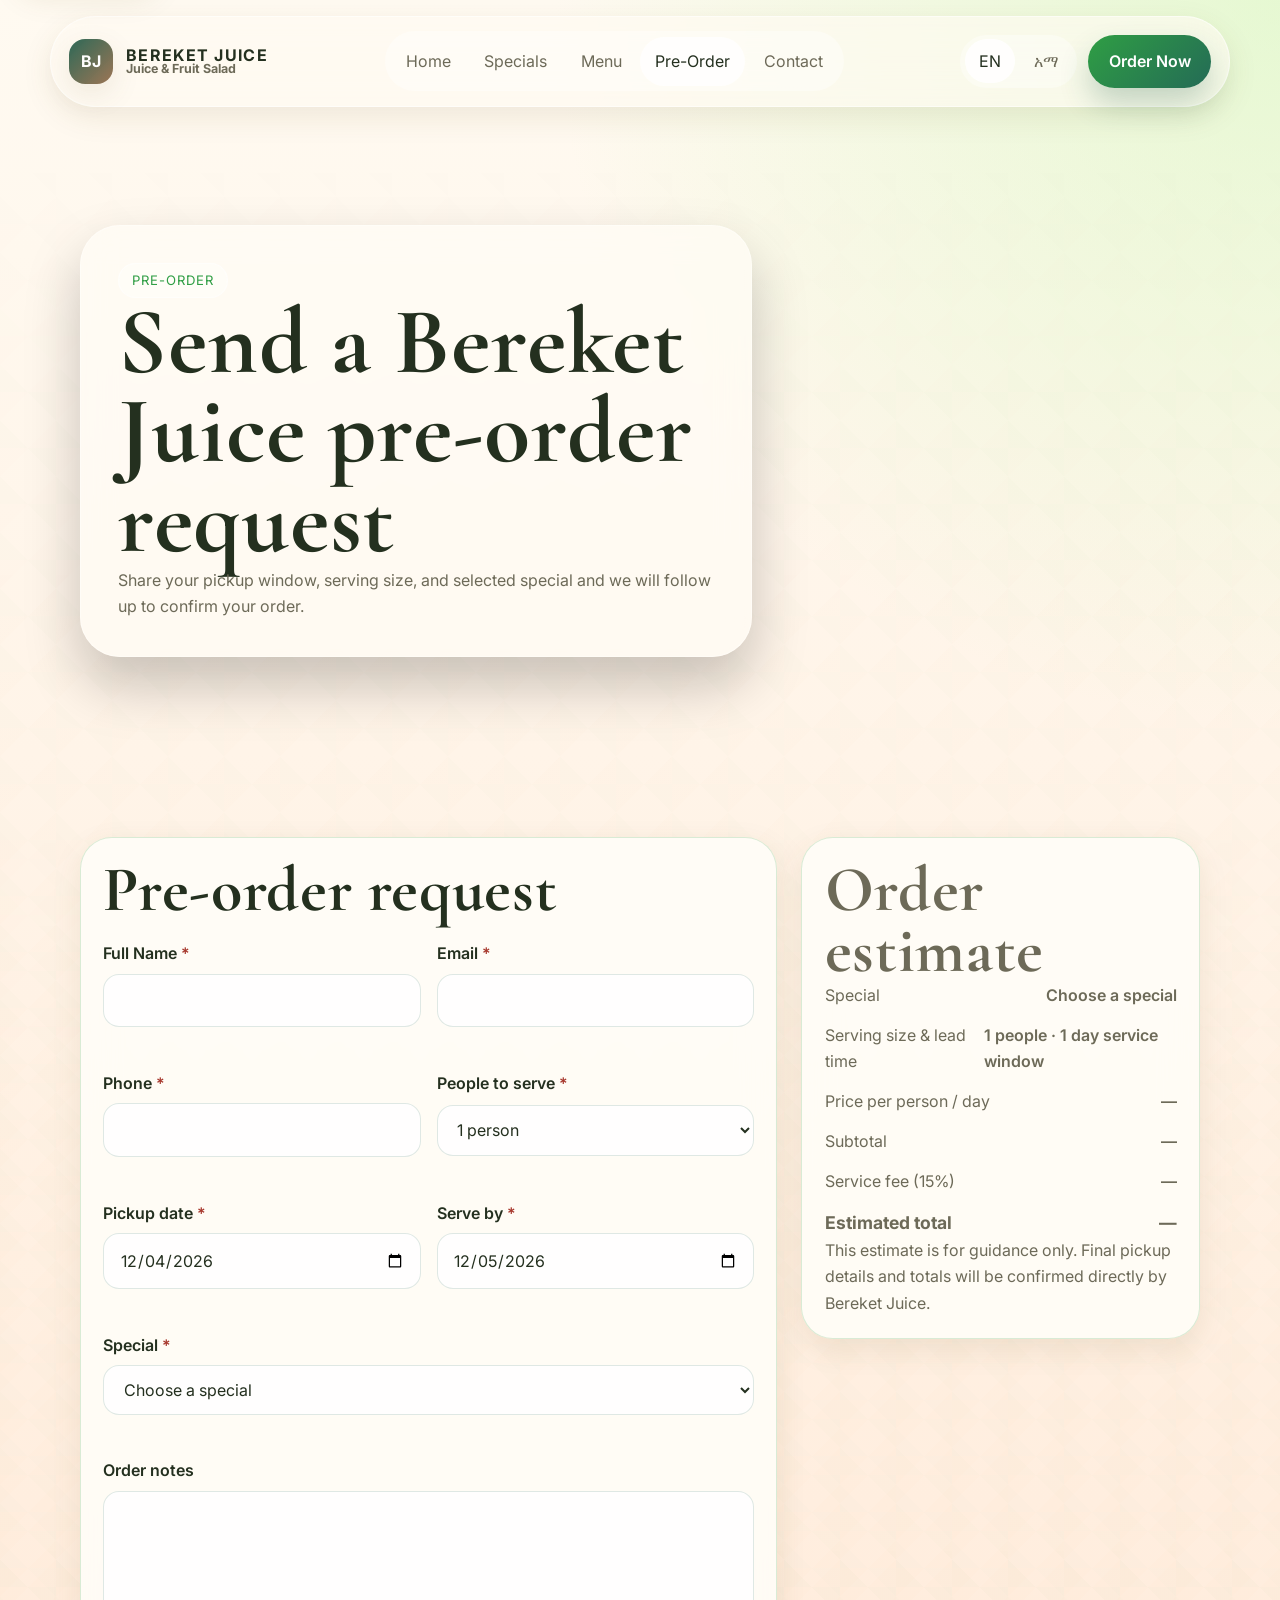
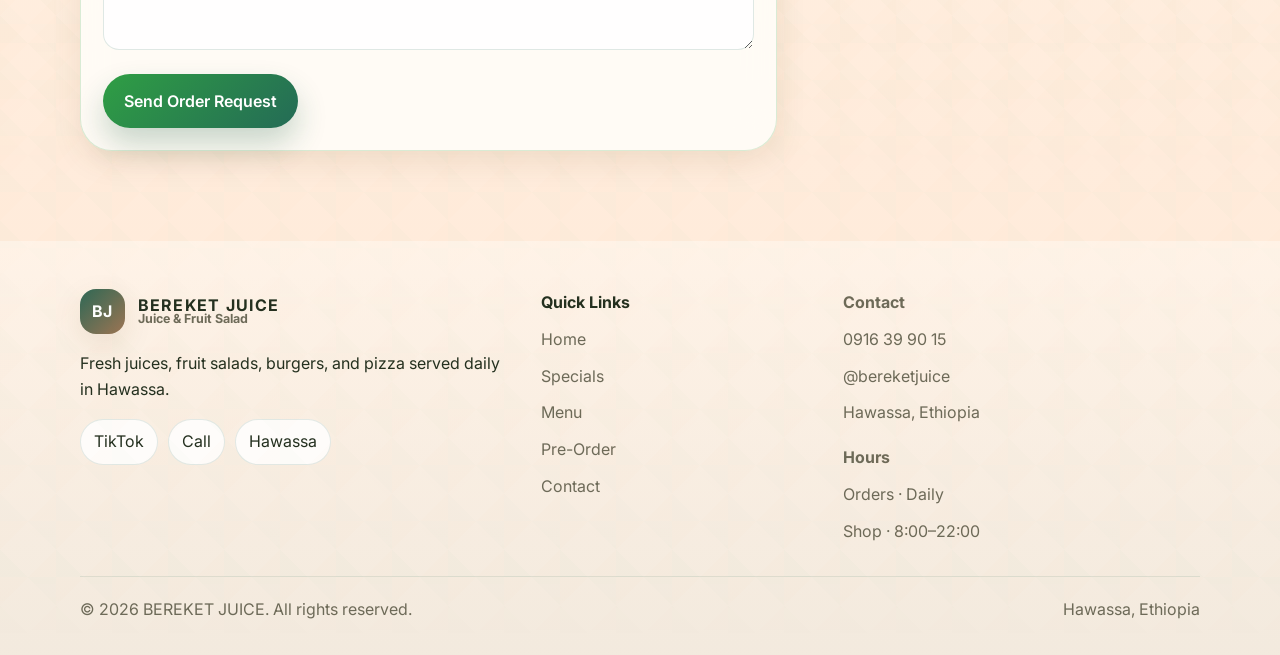
<file: booking.html>
<!doctype html>
<html lang="en">
<head>
  <meta charset="utf-8">
  <meta name="viewport" content="width=device-width, initial-scale=1">
  <title>Pre-Order | Bereket Juice</title>
  <meta name="description" content="Send a Bereket Juice pre-order request, validate your pickup details, and preview your estimated total before confirmation.">
  <meta name="theme-color" content="#2f9e44">
  <meta property="og:title" content="Pre-Order | Bereket Juice">
  <meta property="og:description" content="Send a Bereket Juice pre-order request, validate your pickup details, and preview your estimated total before confirmation.">
  <meta property="og:type" content="website">
  <meta property="og:image" content="https://images.unsplash.com/photo-1623065422902-30a2d299bbe4?auto=format&amp;fit=crop&amp;w=1600&amp;q=80">
  <meta property="og:site_name" content="Bereket Juice">
  <meta name="twitter:card" content="summary_large_image">
  <meta name="twitter:title" content="Pre-Order | Bereket Juice">
  <meta name="twitter:description" content="Send a Bereket Juice pre-order request, validate your pickup details, and preview your estimated total before confirmation.">
  <meta name="twitter:image" content="https://images.unsplash.com/photo-1623065422902-30a2d299bbe4?auto=format&amp;fit=crop&amp;w=1600&amp;q=80">
  <link rel="icon" href="data:image/svg+xml,%3Csvg xmlns='http://www.w3.org/2000/svg' viewBox='0 0 64 64'%3E%3Crect width='64' height='64' rx='16' fill='%232f9e44'/%3E%3Cpath d='M18 40h28M24 18v28M40 18v28M18 24h28M18 32h28' stroke='%23f8f4eb' stroke-width='4' stroke-linecap='round' opacity='.65'/%3E%3Ccircle cx='32' cy='32' r='10' fill='%23f97316'/%3E%3C/svg%3E">
  <link rel="preconnect" href="https://fonts.googleapis.com">
  <link rel="preconnect" href="https://fonts.gstatic.com" crossorigin>
  <link href="https://fonts.googleapis.com/css2?family=Cormorant+Garamond:wght@500;600;700&amp;family=Inter:wght@400;500;600;700&amp;family=Manrope:wght@400;500;600;700&amp;family=Noto+Sans+Ethiopic:wght@400;500;600;700&amp;display=swap" rel="stylesheet">
  <link rel="stylesheet" href="css/style.css">
</head>
<body>
  <div class="page-shell" data-booking-page>
    <header class="site-header">
      <a class="skip-link" href="#main-content">Skip to content</a>
      <div class="nav-shell glass"><a class="brandmark" href="index.html" aria-label="Bereket Juice home"><span class="brandmark-badge" aria-hidden="true">BJ</span><span class="brandmark-copy"><strong data-brand="name"></strong><span data-i18n="brand_tagline_short"></span></span></a><nav class="site-nav" aria-label="Primary"><div class="nav-links"><a class="nav-link" href="index.html" data-nav-link data-i18n="nav_home"></a><a class="nav-link" href="rooms.html" data-nav-link data-i18n="nav_rooms"></a><a class="nav-link" href="menu.html" data-nav-link data-i18n="nav_menu"></a><a class="nav-link" href="booking.html" data-nav-link data-i18n="nav_booking"></a><a class="nav-link" href="contact.html" data-nav-link data-i18n="nav_contact"></a></div></nav><div class="nav-actions"><div class="lang-switcher" aria-label="Language selector"><button class="lang-button" type="button" data-lang-switch="en">EN</button><button class="lang-button" type="button" data-lang-switch="am">አማ</button></div><a class="primary-button" href="booking.html" data-i18n="nav_book"></a><button class="mobile-nav-toggle secondary-button" type="button" aria-expanded="false" aria-controls="mobile-menu" data-menu-toggle><span class="visually-hidden">Open menu</span><span class="hamburger" aria-hidden="true"><span></span><span></span><span></span></span></button></div></div>
      <div class="mobile-menu glass" id="mobile-menu" data-mobile-menu><nav aria-label="Mobile"><div class="nav-links"><a class="nav-link" href="index.html" data-nav-link data-i18n="nav_home"></a><a class="nav-link" href="rooms.html" data-nav-link data-i18n="nav_rooms"></a><a class="nav-link" href="menu.html" data-nav-link data-i18n="nav_menu"></a><a class="nav-link" href="booking.html" data-nav-link data-i18n="nav_booking"></a><a class="nav-link" href="contact.html" data-nav-link data-i18n="nav_contact"></a></div></nav><div class="nav-actions" style="margin-top:1rem;"><div class="lang-switcher" aria-label="Language selector"><button class="lang-button" type="button" data-lang-switch="en">EN</button><button class="lang-button" type="button" data-lang-switch="am">አማ</button></div><a class="primary-button" href="booking.html" data-i18n="nav_book"></a></div></div>
    </header>

    <main id="main-content">
      <section class="section page-hero"><div class="container"><div class="hero-panel glass" data-reveal><span class="eyebrow" data-i18n="nav_booking"></span><h1 data-i18n="booking_page_title"></h1><p data-i18n="booking_page_text"></p></div></div></section>
      <section class="section section-pattern"><div class="container booking-layout"><div class="form-shell glass-card"><div class="section-heading" style="margin-bottom:0;" data-reveal><h2 data-i18n="booking_form_title"></h2></div><form data-booking-form><div class="form-grid"><div class="field"><label for="booking-name"><span data-i18n="booking_name"></span> <span class="required">*</span></label><input id="booking-name" name="fullName" type="text" required aria-describedby="error-name"><div class="error-text" id="error-name" data-error-for="name"></div></div><div class="field"><label for="booking-email"><span data-i18n="booking_email"></span> <span class="required">*</span></label><input id="booking-email" name="email" type="email" required aria-describedby="error-email"><div class="error-text" id="error-email" data-error-for="email"></div></div><div class="field"><label for="booking-phone"><span data-i18n="booking_phone"></span> <span class="required">*</span></label><input id="booking-phone" name="phone" type="tel" required aria-describedby="error-phone"><div class="error-text" id="error-phone" data-error-for="phone"></div></div><div class="field"><label for="booking-guests"><span data-i18n="booking_guest_count"></span> <span class="required">*</span></label><select id="booking-guests" name="guests" required aria-describedby="error-guests"><option value="1" data-i18n="guests_option_1">1 person</option><option value="2" data-i18n="guests_option_2">2 people</option><option value="3" data-i18n="guests_option_3">3 people</option><option value="4" data-i18n="guests_option_4">4 people</option></select><div class="error-text" id="error-guests" data-error-for="guests"></div></div><div class="field"><label for="booking-checkin"><span data-i18n="rooms_checkin"></span> <span class="required">*</span></label><input id="booking-checkin" name="checkin" type="date" required aria-describedby="error-checkin"><div class="error-text" id="error-checkin" data-error-for="checkin"></div></div><div class="field"><label for="booking-checkout"><span data-i18n="rooms_checkout"></span> <span class="required">*</span></label><input id="booking-checkout" name="checkout" type="date" required aria-describedby="error-checkout"><div class="error-text" id="error-checkout" data-error-for="checkout"></div></div><div class="field" style="grid-column:1 / -1;"><label for="booking-room"><span data-i18n="booking_room_type"></span> <span class="required">*</span></label><select id="booking-room" name="roomType" required aria-describedby="error-room"></select><div class="error-text" id="error-room" data-error-for="room"></div></div><div class="field" style="grid-column:1 / -1;"><label for="booking-requests" data-i18n="booking_requests_label"></label><textarea id="booking-requests" name="specialRequests" rows="5"></textarea></div></div><div style="margin-top:1.5rem;"><button class="submit-button" type="submit" data-i18n="booking_submit"></button></div></form><div class="booking-confirmation" data-booking-confirmation hidden><h2 data-booking-confirmation-title></h2><p data-booking-confirmation-text></p><div class="summary-row" style="justify-content:center; margin:1rem 0;"><span data-i18n="booking_reference"></span><strong data-booking-reference></strong></div><div data-booking-summary></div><div style="margin-top:1rem;"><a class="primary-button" href="rooms.html" data-i18n="booking_back_to_rooms"></a></div></div></div><aside class="summary-panel glass-card" data-reveal><h2 data-i18n="booking_summary_title"></h2><div class="summary-lines"><div class="summary-row"><span data-i18n="booking_summary_room"></span><span data-summary-room></span></div><div class="summary-row"><span data-i18n="booking_summary_nights"></span><span data-summary-nights></span></div><div class="summary-row"><span data-i18n="booking_summary_rate"></span><span data-summary-rate></span></div><div class="summary-row"><span data-i18n="booking_summary_subtotal"></span><span data-summary-subtotal></span></div><div class="summary-row"><span data-i18n="booking_summary_taxes"></span><span data-summary-taxes></span></div><div class="summary-row total-row"><strong data-i18n="booking_summary_total"></strong><strong data-summary-total></strong></div></div><p class="text-muted" data-i18n="booking_summary_note"></p></aside></div></section>
    </main>

    <footer class="site-footer section-pattern"><div class="container"><div class="footer-grid"><div class="flow"><a class="brandmark" href="index.html" aria-label="Bereket Juice home"><span class="brandmark-badge" aria-hidden="true">BJ</span><span class="brandmark-copy"><strong data-brand="name"></strong><span data-i18n="brand_tagline_short"></span></span></a><p data-i18n="brand_tagline_footer"></p><div class="social-links"><a class="link-button" href="https://www.tiktok.com/@bereketjuice" target="_blank" rel="noreferrer noopener">TikTok</a><a class="link-button" href="tel:0916399015">Call</a><a class="link-button" href="https://www.openstreetmap.org/search?query=Hawassa%20Ethiopia" target="_blank" rel="noreferrer noopener">Hawassa</a></div></div><div class="footer-links"><strong data-i18n="footer_quick_links"></strong><a href="index.html" data-i18n="nav_home"></a><a href="rooms.html" data-i18n="nav_rooms"></a><a href="menu.html" data-i18n="nav_menu"></a><a href="booking.html" data-i18n="nav_booking"></a><a href="contact.html" data-i18n="nav_contact"></a></div><div class="footer-meta"><strong data-i18n="footer_contact"></strong><a data-brand-href="phone"><span data-brand="phone"></span></a><a data-brand-href="tiktok"><span data-brand="tiktok"></span></a><span data-brand="address"></span><strong data-i18n="footer_hours" style="margin-top:0.5rem;"></strong><span data-i18n="footer_hotel_hours"></span><span data-i18n="footer_cafe_hours"></span></div></div><div class="footer-bottom"><span>© <span data-year></span> <span data-brand="name"></span>. <span data-i18n="footer_rights"></span></span><span><span data-brand="city"></span></span></div></div></footer>
  </div>
  <script defer src="js/app.js"></script>
  <script defer src="js/booking.js"></script>
</body>
</html>
</file>
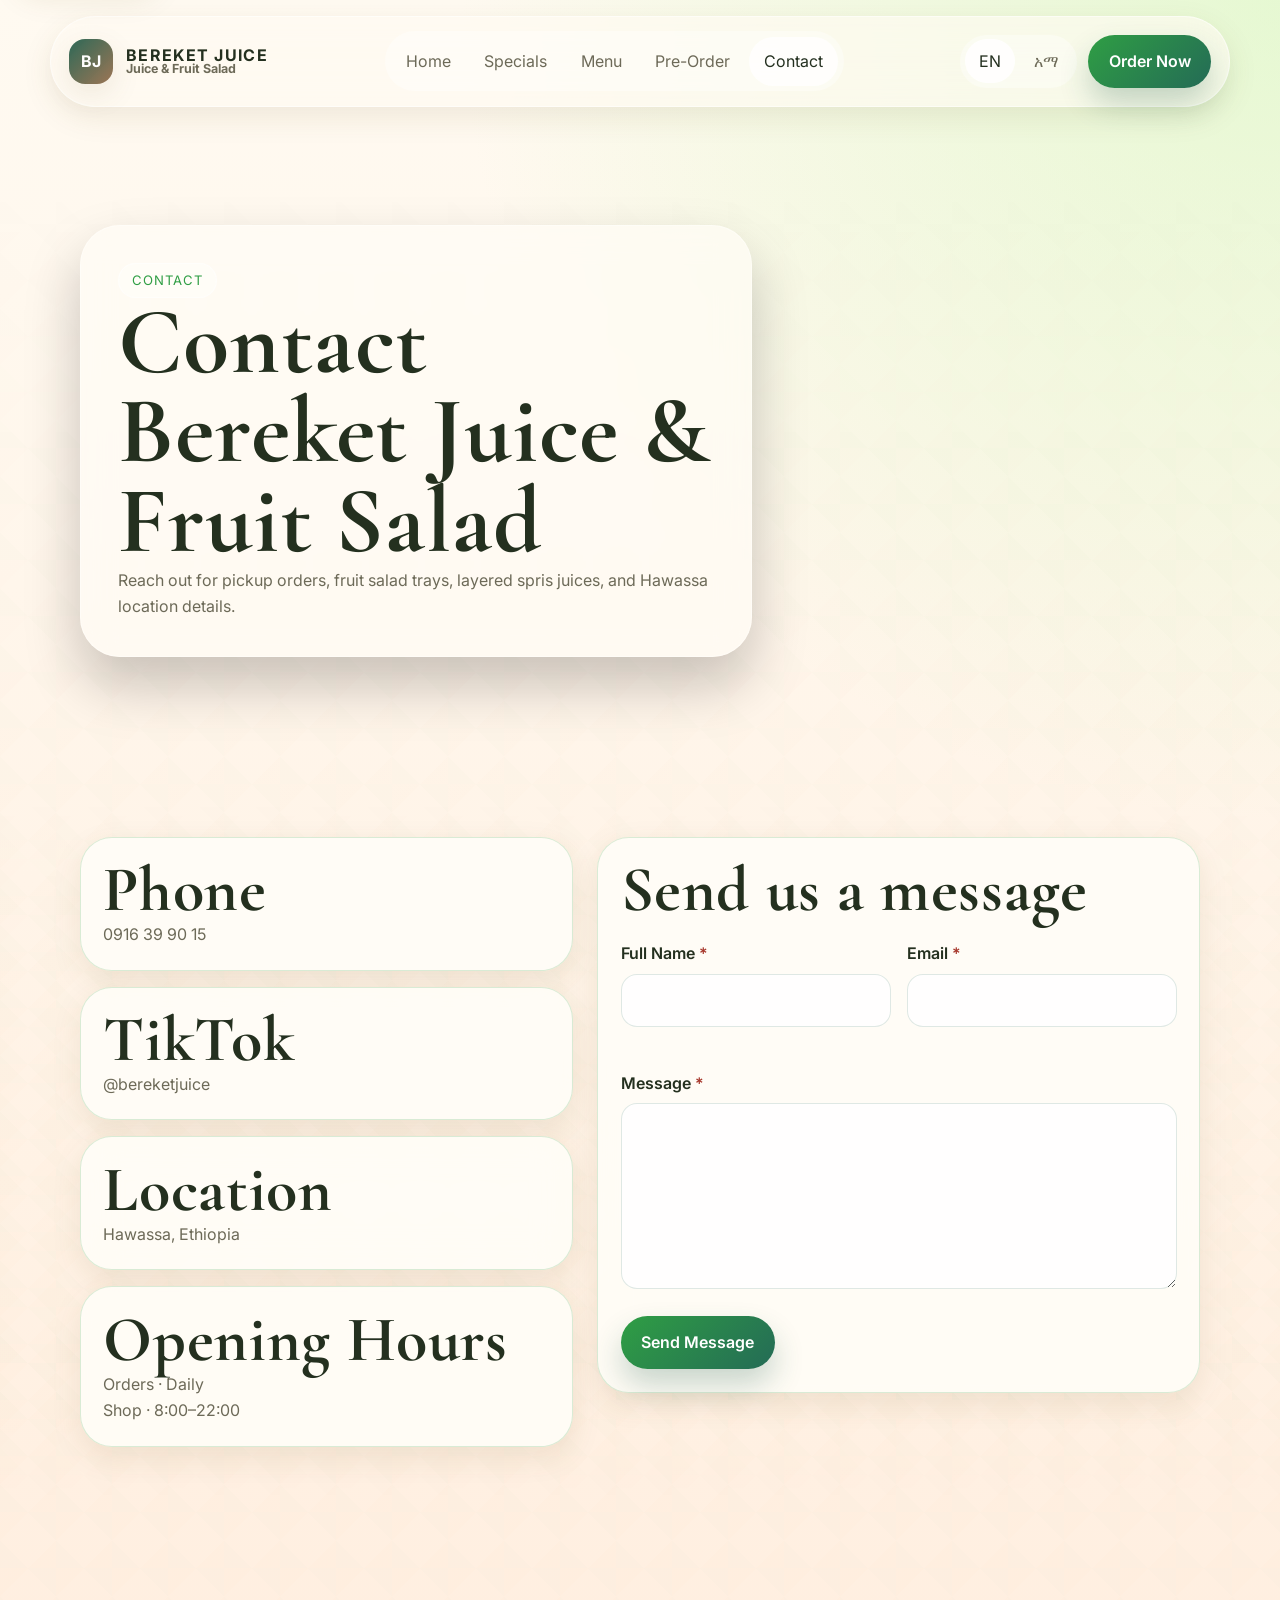
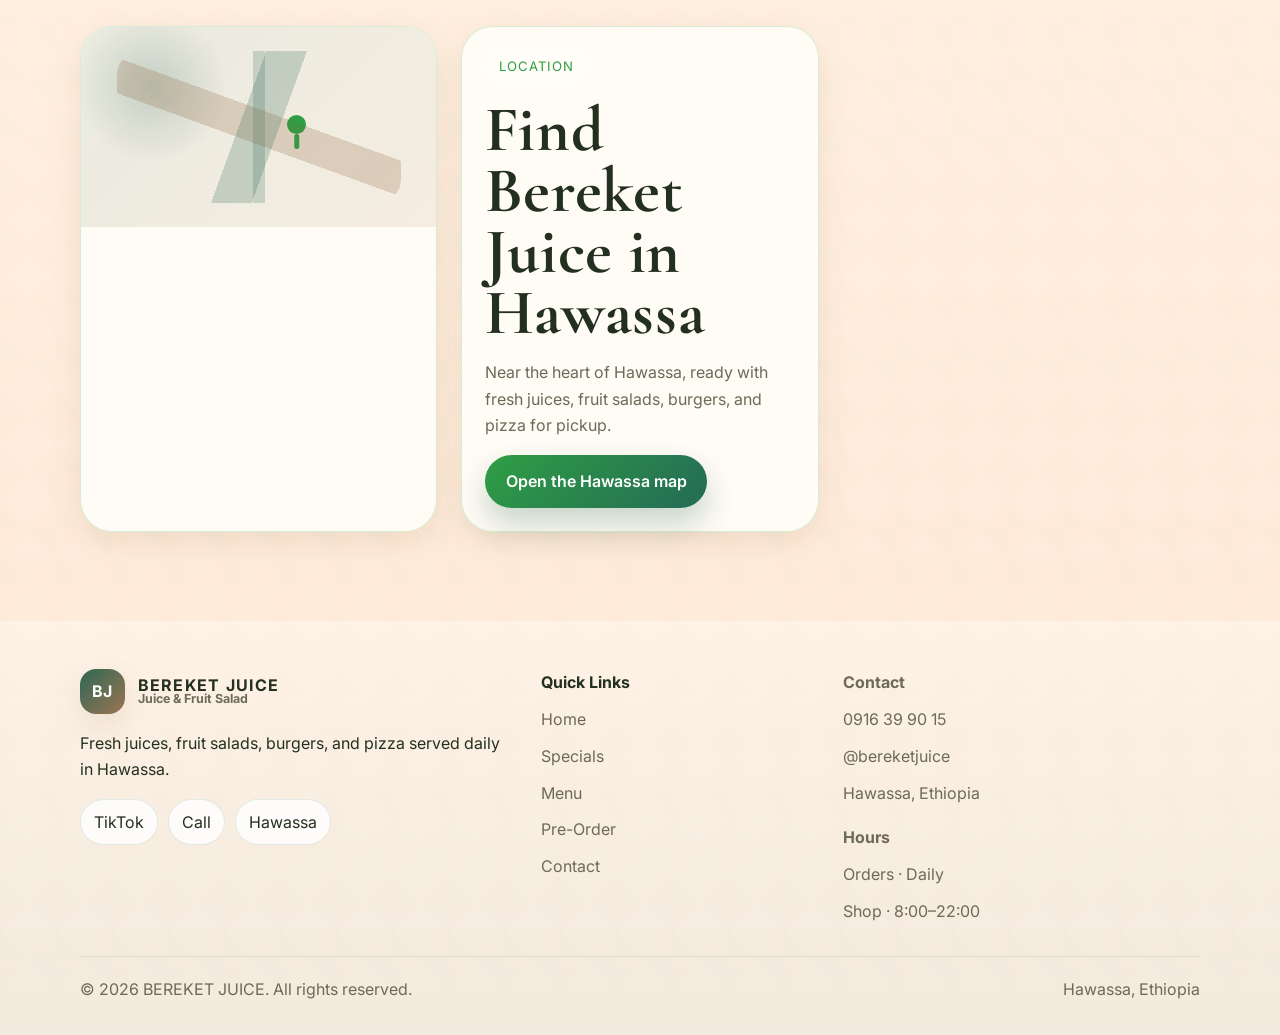
<file: contact.html>
<!doctype html>
<html lang="en">
<head>
  <meta charset="utf-8">
  <meta name="viewport" content="width=device-width, initial-scale=1">
  <title>Contact | Bereket Juice</title>
  <meta name="description" content="Contact Bereket Juice & Fruit Salad for pickup orders, specials, and Hawassa café inquiries.">
  <meta name="theme-color" content="#2f9e44">
  <meta property="og:title" content="Contact | Bereket Juice">
  <meta property="og:description" content="Contact Bereket Juice & Fruit Salad for pickup orders, specials, and Hawassa café inquiries.">
  <meta property="og:type" content="website">
  <meta property="og:image" content="https://images.unsplash.com/photo-1623065422902-30a2d299bbe4?auto=format&amp;fit=crop&amp;w=1600&amp;q=80">
  <meta property="og:site_name" content="Bereket Juice">
  <meta name="twitter:card" content="summary_large_image">
  <meta name="twitter:title" content="Contact | Bereket Juice">
  <meta name="twitter:description" content="Contact Bereket Juice & Fruit Salad for pickup orders, specials, and Hawassa café inquiries.">
  <meta name="twitter:image" content="https://images.unsplash.com/photo-1623065422902-30a2d299bbe4?auto=format&amp;fit=crop&amp;w=1600&amp;q=80">
  <link rel="icon" href="data:image/svg+xml,%3Csvg xmlns='http://www.w3.org/2000/svg' viewBox='0 0 64 64'%3E%3Crect width='64' height='64' rx='16' fill='%232f9e44'/%3E%3Cpath d='M18 40h28M24 18v28M40 18v28M18 24h28M18 32h28' stroke='%23f8f4eb' stroke-width='4' stroke-linecap='round' opacity='.65'/%3E%3Ccircle cx='32' cy='32' r='10' fill='%23f97316'/%3E%3C/svg%3E">
  <link rel="preconnect" href="https://fonts.googleapis.com">
  <link rel="preconnect" href="https://fonts.gstatic.com" crossorigin>
  <link href="https://fonts.googleapis.com/css2?family=Cormorant+Garamond:wght@500;600;700&amp;family=Inter:wght@400;500;600;700&amp;family=Manrope:wght@400;500;600;700&amp;family=Noto+Sans+Ethiopic:wght@400;500;600;700&amp;display=swap" rel="stylesheet">
  <link rel="stylesheet" href="css/style.css">
</head>
<body>
  <div class="page-shell">
    <header class="site-header">
      <a class="skip-link" href="#main-content">Skip to content</a>
      <div class="nav-shell glass"><a class="brandmark" href="index.html" aria-label="Bereket Juice home"><span class="brandmark-badge" aria-hidden="true">BJ</span><span class="brandmark-copy"><strong data-brand="name"></strong><span data-i18n="brand_tagline_short"></span></span></a><nav class="site-nav" aria-label="Primary"><div class="nav-links"><a class="nav-link" href="index.html" data-nav-link data-i18n="nav_home"></a><a class="nav-link" href="rooms.html" data-nav-link data-i18n="nav_rooms"></a><a class="nav-link" href="menu.html" data-nav-link data-i18n="nav_menu"></a><a class="nav-link" href="booking.html" data-nav-link data-i18n="nav_booking"></a><a class="nav-link" href="contact.html" data-nav-link data-i18n="nav_contact"></a></div></nav><div class="nav-actions"><div class="lang-switcher" aria-label="Language selector"><button class="lang-button" type="button" data-lang-switch="en">EN</button><button class="lang-button" type="button" data-lang-switch="am">አማ</button></div><a class="primary-button" href="booking.html" data-i18n="nav_book"></a><button class="mobile-nav-toggle secondary-button" type="button" aria-expanded="false" aria-controls="mobile-menu" data-menu-toggle><span class="visually-hidden">Open menu</span><span class="hamburger" aria-hidden="true"><span></span><span></span><span></span></span></button></div></div>
      <div class="mobile-menu glass" id="mobile-menu" data-mobile-menu><nav aria-label="Mobile"><div class="nav-links"><a class="nav-link" href="index.html" data-nav-link data-i18n="nav_home"></a><a class="nav-link" href="rooms.html" data-nav-link data-i18n="nav_rooms"></a><a class="nav-link" href="menu.html" data-nav-link data-i18n="nav_menu"></a><a class="nav-link" href="booking.html" data-nav-link data-i18n="nav_booking"></a><a class="nav-link" href="contact.html" data-nav-link data-i18n="nav_contact"></a></div></nav><div class="nav-actions" style="margin-top:1rem;"><div class="lang-switcher" aria-label="Language selector"><button class="lang-button" type="button" data-lang-switch="en">EN</button><button class="lang-button" type="button" data-lang-switch="am">አማ</button></div><a class="primary-button" href="booking.html" data-i18n="nav_book"></a></div></div>
    </header>

    <main id="main-content">
      <section class="section page-hero"><div class="container"><div class="hero-panel glass" data-reveal><span class="eyebrow" data-i18n="nav_contact"></span><h1 data-i18n="contact_page_title"></h1><p data-i18n="contact_page_text"></p></div></div></section>
      <section class="section section-pattern"><div class="container contact-layout"><div class="contact-card-stack"><article class="info-card glass-card" data-reveal><h2 data-i18n="contact_phone_title"></h2><p><a data-brand-href="phone"><span data-brand="phone"></span></a></p></article><article class="info-card glass-card" data-reveal><h2 data-i18n="contact_email_title"></h2><p><a data-brand-href="tiktok"><span data-brand="tiktok"></span></a></p></article><article class="info-card glass-card" data-reveal><h2 data-i18n="contact_location_title"></h2><p data-brand="city"></p></article><article class="info-card glass-card" data-reveal><h2 data-i18n="contact_hours_title"></h2><p data-i18n="footer_hotel_hours"></p><p data-i18n="footer_cafe_hours"></p></article></div><div class="form-shell glass-card" data-reveal><div class="section-heading" style="margin-bottom:0;"><h2 data-i18n="contact_form_title"></h2></div><form data-contact-form><div class="contact-form-grid"><div class="field"><label for="contact-name"><span data-i18n="booking_name"></span> <span class="required">*</span></label><input id="contact-name" name="name" type="text" required aria-describedby="contact-error-name"><div class="error-text" id="contact-error-name" data-error-for="name"></div></div><div class="field"><label for="contact-email"><span data-i18n="booking_email"></span> <span class="required">*</span></label><input id="contact-email" name="email" type="email" required aria-describedby="contact-error-email"><div class="error-text" id="contact-error-email" data-error-for="email"></div></div><div class="field" style="grid-column:1 / -1;"><label for="contact-message"><span data-i18n="contact_message"></span> <span class="required">*</span></label><textarea id="contact-message" name="message" rows="6" required aria-describedby="contact-error-message"></textarea><div class="error-text" id="contact-error-message" data-error-for="message"></div></div></div><button class="submit-button" type="submit" data-i18n="contact_submit"></button></form><div class="booking-confirmation" data-contact-success hidden><h2 data-contact-success-title></h2><p data-contact-success-text></p></div></div></div></section>
      <section class="section"><div class="container map-grid"><div class="map-shell glass-card" data-reveal><div class="map-visual"><div class="map-pin" aria-hidden="true"></div></div></div><div class="info-card glass-card flow" data-reveal><span class="eyebrow" data-i18n="contact_location_title"></span><h2 data-i18n="contact_map_title"></h2><p data-i18n="contact_map_text"></p><div><a class="primary-button" href="https://www.openstreetmap.org/search?query=Hawassa%20Ethiopia" target="_blank" rel="noreferrer noopener" data-i18n="contact_map_link"></a></div></div></div></section>
    </main>

    <footer class="site-footer section-pattern"><div class="container"><div class="footer-grid"><div class="flow"><a class="brandmark" href="index.html" aria-label="Bereket Juice home"><span class="brandmark-badge" aria-hidden="true">BJ</span><span class="brandmark-copy"><strong data-brand="name"></strong><span data-i18n="brand_tagline_short"></span></span></a><p data-i18n="brand_tagline_footer"></p><div class="social-links"><a class="link-button" href="https://www.tiktok.com/@bereketjuice" target="_blank" rel="noreferrer noopener">TikTok</a><a class="link-button" href="tel:0916399015">Call</a><a class="link-button" href="https://www.openstreetmap.org/search?query=Hawassa%20Ethiopia" target="_blank" rel="noreferrer noopener">Hawassa</a></div></div><div class="footer-links"><strong data-i18n="footer_quick_links"></strong><a href="index.html" data-i18n="nav_home"></a><a href="rooms.html" data-i18n="nav_rooms"></a><a href="menu.html" data-i18n="nav_menu"></a><a href="booking.html" data-i18n="nav_booking"></a><a href="contact.html" data-i18n="nav_contact"></a></div><div class="footer-meta"><strong data-i18n="footer_contact"></strong><a data-brand-href="phone"><span data-brand="phone"></span></a><a data-brand-href="tiktok"><span data-brand="tiktok"></span></a><span data-brand="address"></span><strong data-i18n="footer_hours" style="margin-top:0.5rem;"></strong><span data-i18n="footer_hotel_hours"></span><span data-i18n="footer_cafe_hours"></span></div></div><div class="footer-bottom"><span>© <span data-year></span> <span data-brand="name"></span>. <span data-i18n="footer_rights"></span></span><span><span data-brand="city"></span></span></div></div></footer>
  </div>
  <script defer src="js/app.js"></script>
</body>
</html>
</file>
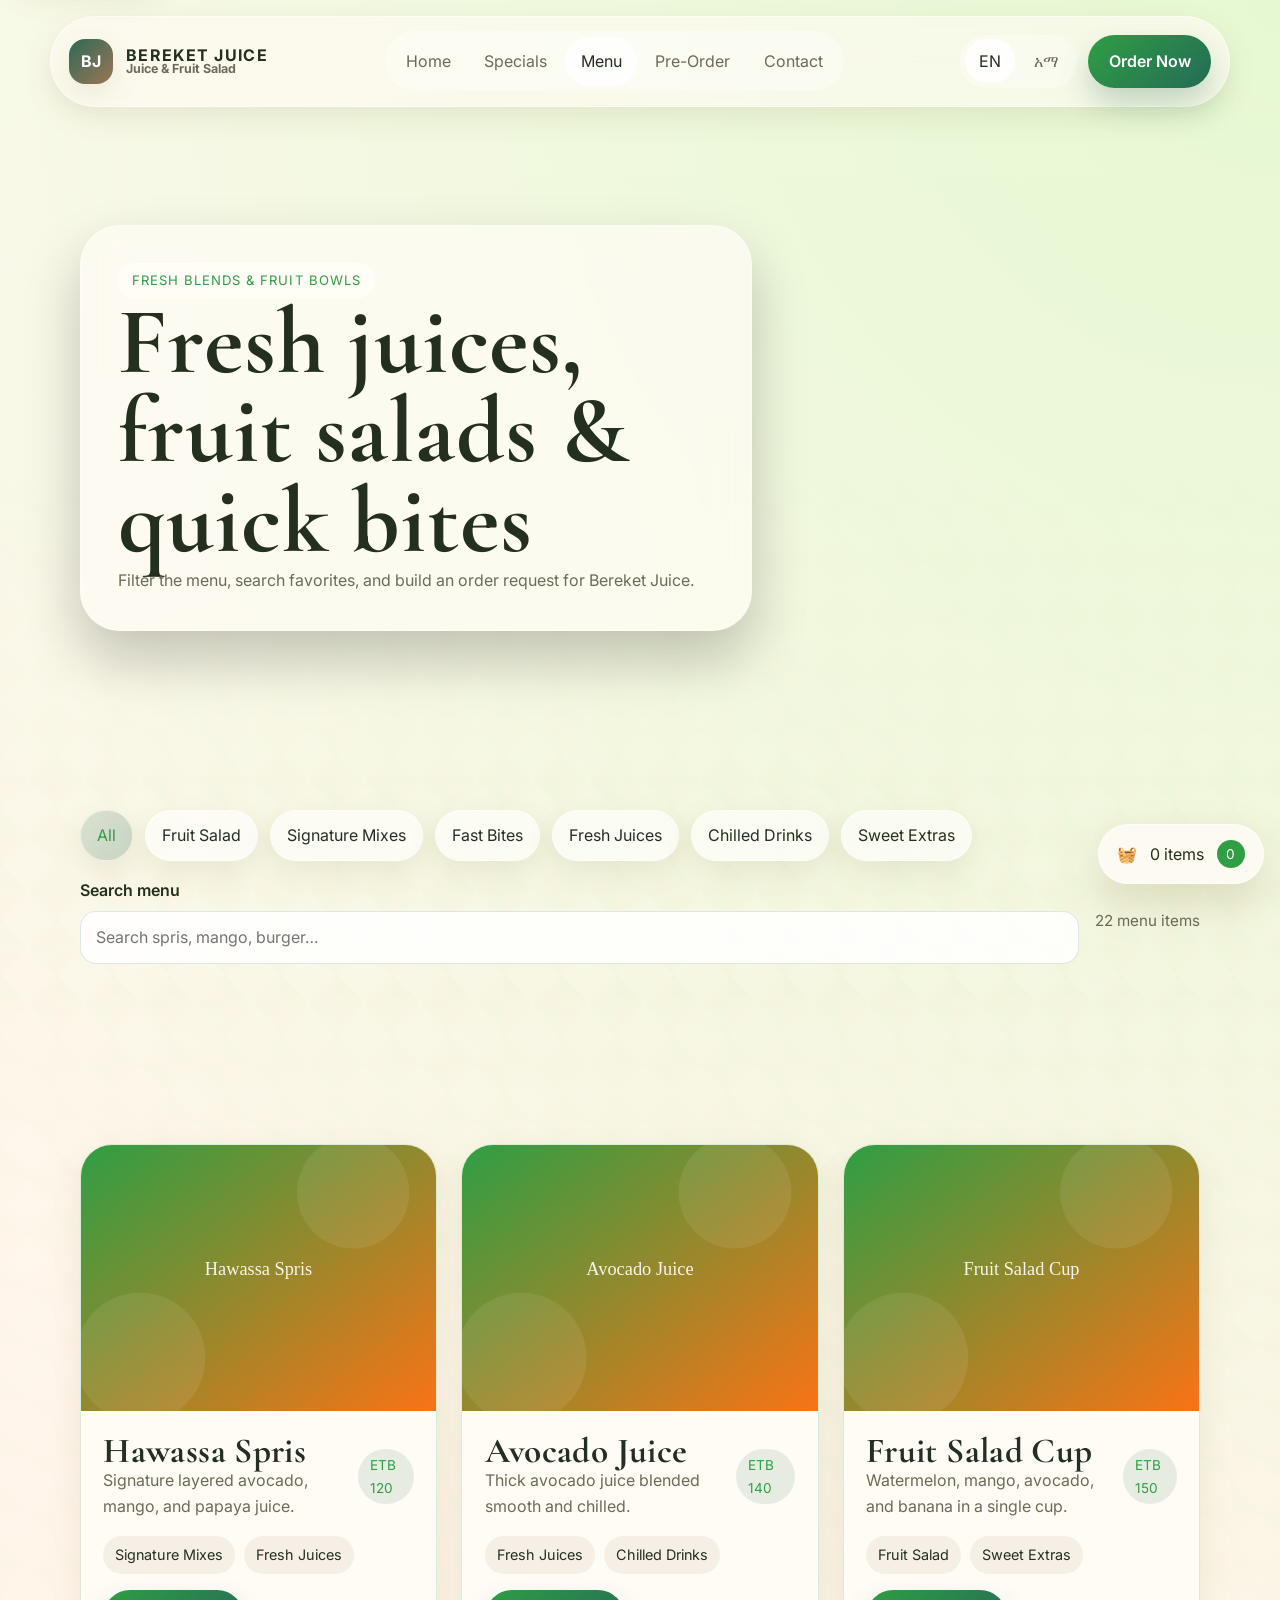
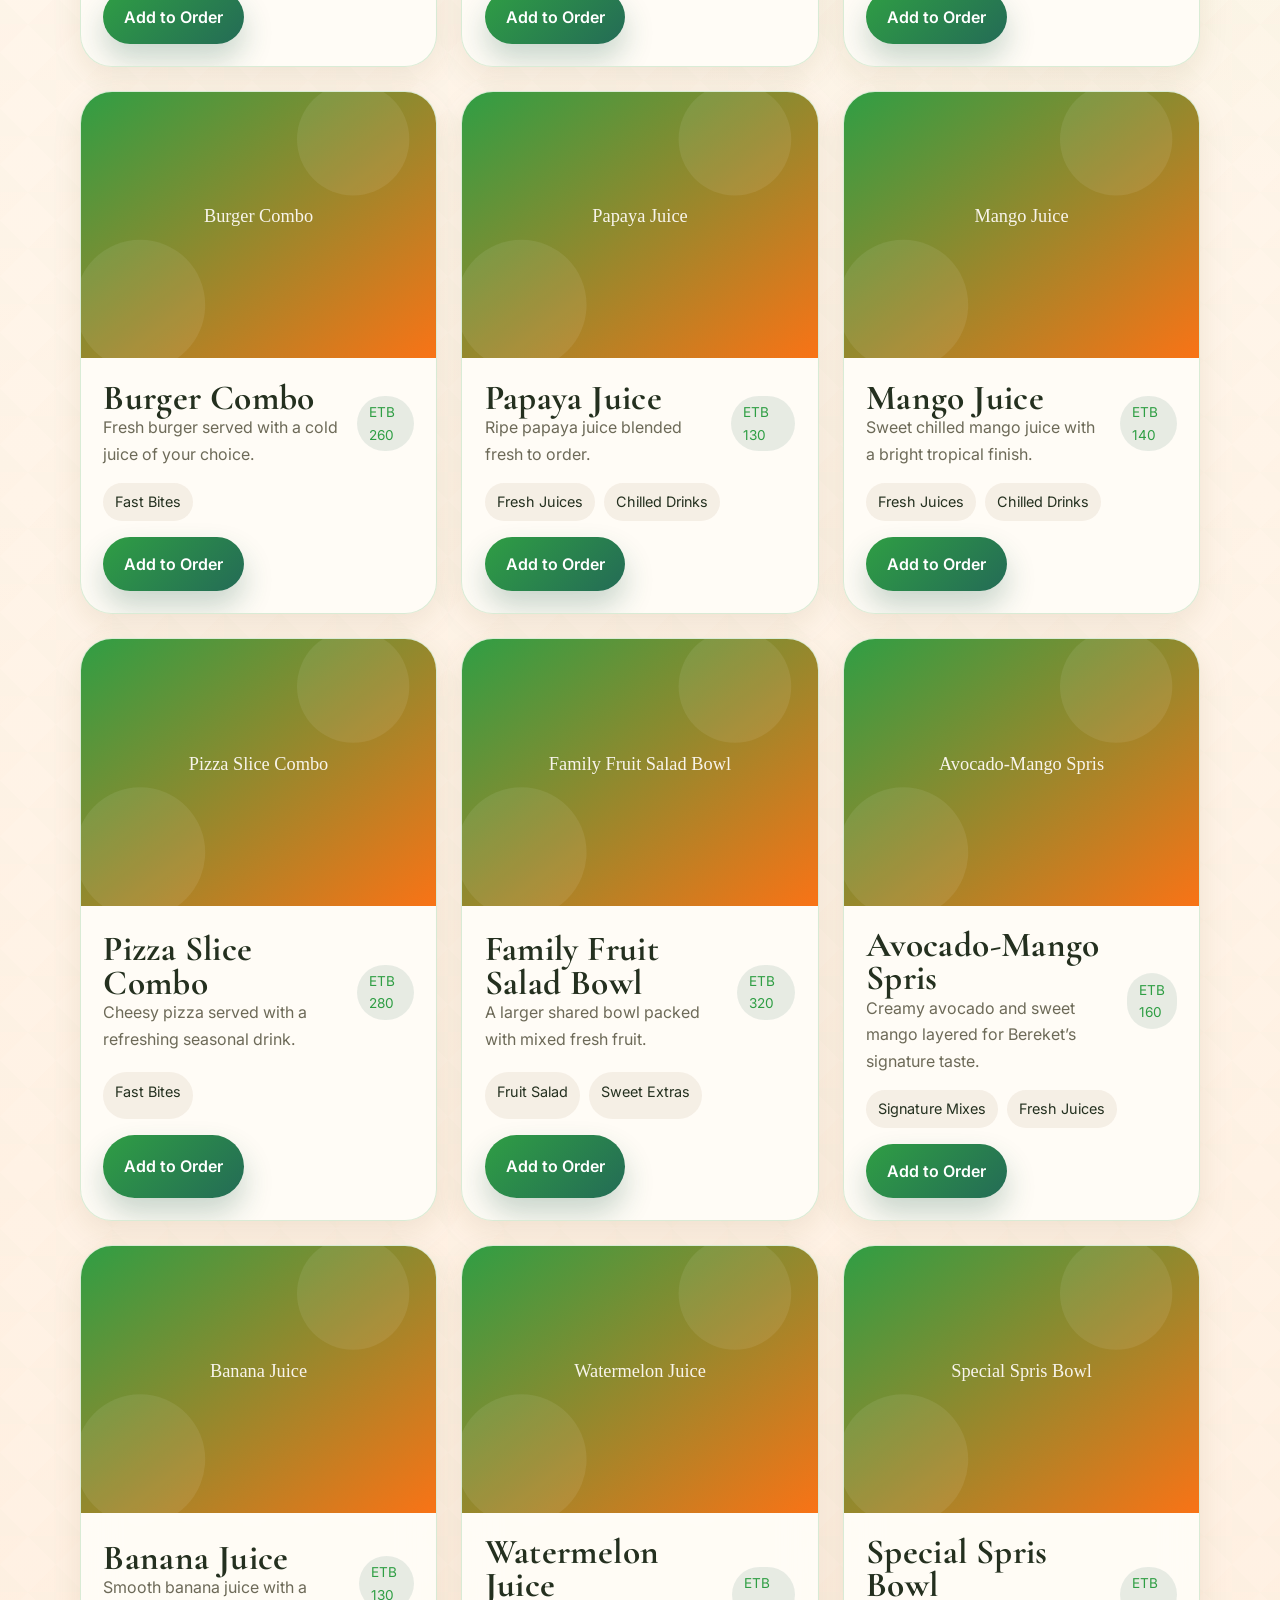
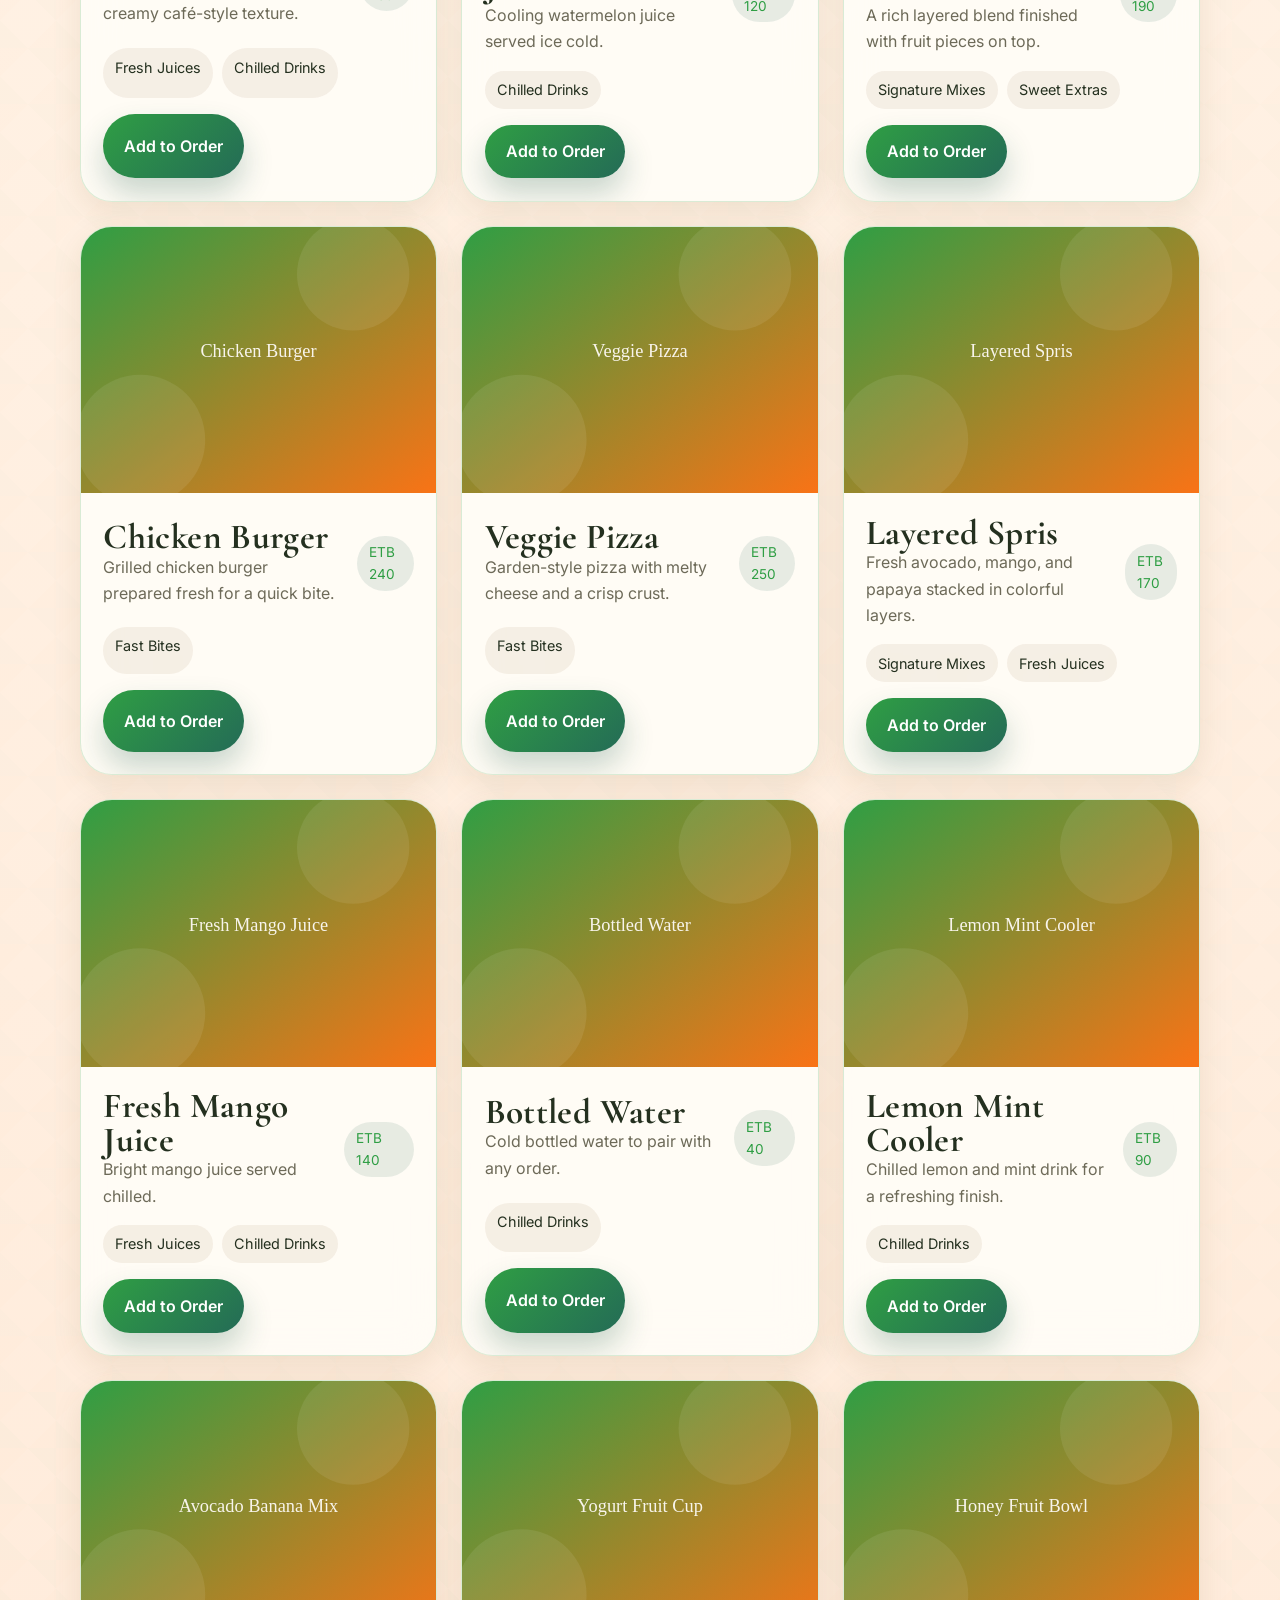
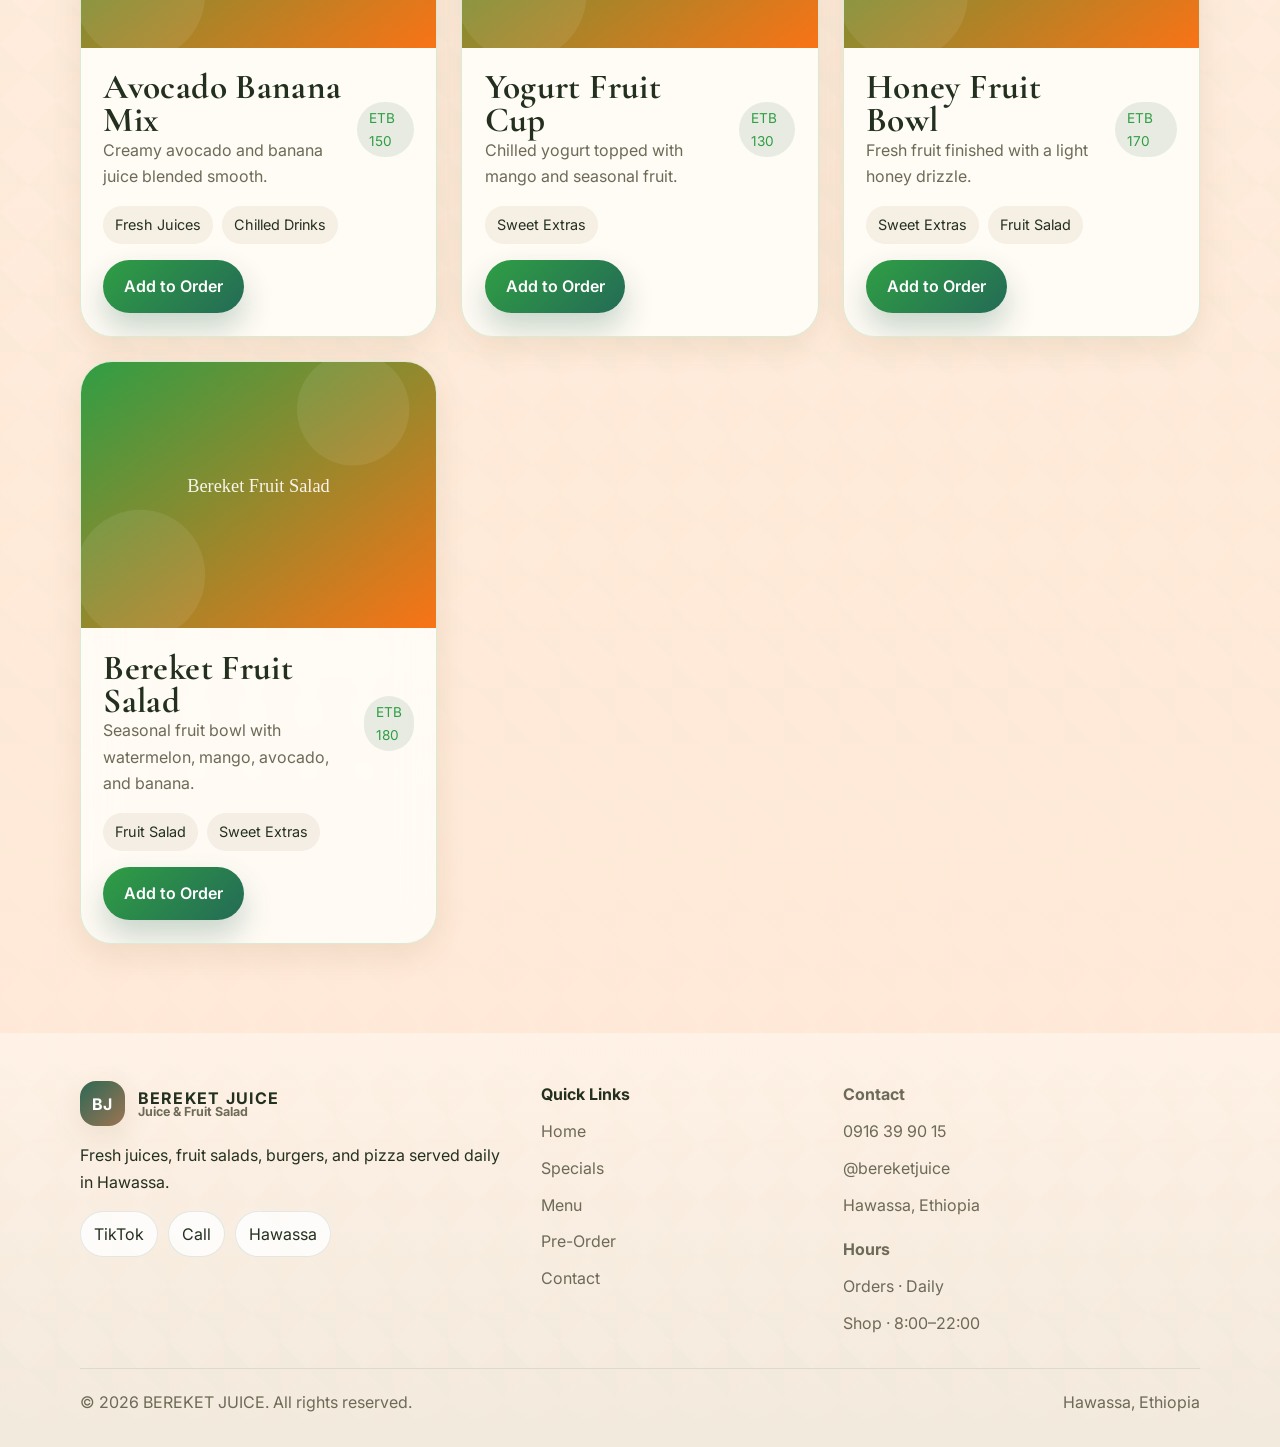
<file: menu.html>
<!doctype html>
<html lang="en">
<head>
  <meta charset="utf-8">
  <meta name="viewport" content="width=device-width, initial-scale=1">
  <title>Menu | Bereket Juice</title>
  <meta name="description" content="Explore Bereket Juice fresh juices, fruit salads, burgers, pizza, and chilled drinks with an interactive order cart.">
  <meta name="theme-color" content="#2f9e44">
  <meta property="og:title" content="Menu | Bereket Juice">
  <meta property="og:description" content="Explore Bereket Juice fresh juices, fruit salads, burgers, pizza, and chilled drinks with an interactive order cart.">
  <meta property="og:type" content="website">
  <meta property="og:image" content="https://images.unsplash.com/photo-1623065422902-30a2d299bbe4?auto=format&amp;fit=crop&amp;w=1600&amp;q=80">
  <meta property="og:site_name" content="Bereket Juice">
  <meta name="twitter:card" content="summary_large_image">
  <meta name="twitter:title" content="Menu | Bereket Juice">
  <meta name="twitter:description" content="Explore Bereket Juice fresh juices, fruit salads, burgers, pizza, and chilled drinks with an interactive order cart.">
  <meta name="twitter:image" content="https://images.unsplash.com/photo-1623065422902-30a2d299bbe4?auto=format&amp;fit=crop&amp;w=1600&amp;q=80">
  <link rel="icon" href="data:image/svg+xml,%3Csvg xmlns='http://www.w3.org/2000/svg' viewBox='0 0 64 64'%3E%3Crect width='64' height='64' rx='16' fill='%232f9e44'/%3E%3Cpath d='M18 40h28M24 18v28M40 18v28M18 24h28M18 32h28' stroke='%23f8f4eb' stroke-width='4' stroke-linecap='round' opacity='.65'/%3E%3Ccircle cx='32' cy='32' r='10' fill='%23f97316'/%3E%3C/svg%3E">
  <link rel="preconnect" href="https://fonts.googleapis.com">
  <link rel="preconnect" href="https://fonts.gstatic.com" crossorigin>
  <link href="https://fonts.googleapis.com/css2?family=Cormorant+Garamond:wght@500;600;700&amp;family=Inter:wght@400;500;600;700&amp;family=Manrope:wght@400;500;600;700&amp;family=Noto+Sans+Ethiopic:wght@400;500;600;700&amp;display=swap" rel="stylesheet">
  <link rel="stylesheet" href="css/style.css">
</head>
<body>
  <div class="page-shell" data-menu-page>
    <header class="site-header">
      <a class="skip-link" href="#main-content">Skip to content</a>
      <div class="nav-shell glass"><a class="brandmark" href="index.html" aria-label="Bereket Juice home"><span class="brandmark-badge" aria-hidden="true">BJ</span><span class="brandmark-copy"><strong data-brand="name"></strong><span data-i18n="brand_tagline_short"></span></span></a><nav class="site-nav" aria-label="Primary"><div class="nav-links"><a class="nav-link" href="index.html" data-nav-link data-i18n="nav_home"></a><a class="nav-link" href="rooms.html" data-nav-link data-i18n="nav_rooms"></a><a class="nav-link" href="menu.html" data-nav-link data-i18n="nav_menu"></a><a class="nav-link" href="booking.html" data-nav-link data-i18n="nav_booking"></a><a class="nav-link" href="contact.html" data-nav-link data-i18n="nav_contact"></a></div></nav><div class="nav-actions"><div class="lang-switcher" aria-label="Language selector"><button class="lang-button" type="button" data-lang-switch="en">EN</button><button class="lang-button" type="button" data-lang-switch="am">አማ</button></div><a class="primary-button" href="booking.html" data-i18n="nav_book"></a><button class="mobile-nav-toggle secondary-button" type="button" aria-expanded="false" aria-controls="mobile-menu" data-menu-toggle><span class="visually-hidden">Open menu</span><span class="hamburger" aria-hidden="true"><span></span><span></span><span></span></span></button></div></div>
      <div class="mobile-menu glass" id="mobile-menu" data-mobile-menu><nav aria-label="Mobile"><div class="nav-links"><a class="nav-link" href="index.html" data-nav-link data-i18n="nav_home"></a><a class="nav-link" href="rooms.html" data-nav-link data-i18n="nav_rooms"></a><a class="nav-link" href="menu.html" data-nav-link data-i18n="nav_menu"></a><a class="nav-link" href="booking.html" data-nav-link data-i18n="nav_booking"></a><a class="nav-link" href="contact.html" data-nav-link data-i18n="nav_contact"></a></div></nav><div class="nav-actions" style="margin-top:1rem;"><div class="lang-switcher" aria-label="Language selector"><button class="lang-button" type="button" data-lang-switch="en">EN</button><button class="lang-button" type="button" data-lang-switch="am">አማ</button></div><a class="primary-button" href="booking.html" data-i18n="nav_book"></a></div></div>
    </header>

    <main id="main-content">
      <section class="section page-hero"><div class="container"><div class="hero-panel glass" data-reveal><span class="eyebrow" data-i18n="coffee_eyebrow"></span><h1 data-i18n="menu_page_title"></h1><p data-i18n="menu_page_text"></p></div></div></section>
      <section class="section section-pattern"><div class="container menu-controls"><div class="menu-filter-bar" role="toolbar" aria-label="Menu categories" data-reveal><button class="filter-chip" type="button" data-category="all" data-i18n="menu_category_all"></button><button class="filter-chip" type="button" data-category="breakfast" data-i18n="menu_category_breakfast"></button><button class="filter-chip" type="button" data-category="ethiopian" data-i18n="menu_category_ethiopian"></button><button class="filter-chip" type="button" data-category="main_course" data-i18n="menu_category_main_course"></button><button class="filter-chip" type="button" data-category="coffee" data-i18n="menu_category_coffee"></button><button class="filter-chip" type="button" data-category="drinks" data-i18n="menu_category_drinks"></button><button class="filter-chip" type="button" data-category="dessert" data-i18n="menu_category_dessert"></button></div><div class="menu-search-row" data-reveal><div class="field"><label for="menu-search" data-i18n="menu_search_label"></label><input id="menu-search" data-menu-search type="search" data-i18n-placeholder="menu_search_placeholder"></div><div class="results-live" aria-live="polite" data-results-live></div></div></div></section>
      <section class="section"><div class="container"><div class="menu-grid" data-menu-grid></div><div class="empty-state" data-menu-empty hidden><p data-i18n="menu_empty"></p></div></div></section>
    </main>

    <footer class="site-footer section-pattern"><div class="container"><div class="footer-grid"><div class="flow"><a class="brandmark" href="index.html" aria-label="Bereket Juice home"><span class="brandmark-badge" aria-hidden="true">BJ</span><span class="brandmark-copy"><strong data-brand="name"></strong><span data-i18n="brand_tagline_short"></span></span></a><p data-i18n="brand_tagline_footer"></p><div class="social-links"><a class="link-button" href="https://www.tiktok.com/@bereketjuice" target="_blank" rel="noreferrer noopener">TikTok</a><a class="link-button" href="tel:0916399015">Call</a><a class="link-button" href="https://www.openstreetmap.org/search?query=Hawassa%20Ethiopia" target="_blank" rel="noreferrer noopener">Hawassa</a></div></div><div class="footer-links"><strong data-i18n="footer_quick_links"></strong><a href="index.html" data-i18n="nav_home"></a><a href="rooms.html" data-i18n="nav_rooms"></a><a href="menu.html" data-i18n="nav_menu"></a><a href="booking.html" data-i18n="nav_booking"></a><a href="contact.html" data-i18n="nav_contact"></a></div><div class="footer-meta"><strong data-i18n="footer_contact"></strong><a data-brand-href="phone"><span data-brand="phone"></span></a><a data-brand-href="tiktok"><span data-brand="tiktok"></span></a><span data-brand="address"></span><strong data-i18n="footer_hours" style="margin-top:0.5rem;"></strong><span data-i18n="footer_hotel_hours"></span><span data-i18n="footer_cafe_hours"></span></div></div><div class="footer-bottom"><span>© <span data-year></span> <span data-brand="name"></span>. <span data-i18n="footer_rights"></span></span><span><span data-brand="city"></span></span></div></div></footer>
  </div>

  <button class="cart-toggle glass" type="button" data-cart-toggle data-i18n-aria="cart_open"><span>🧺</span><span data-cart-count-label></span><span class="cart-badge" data-cart-badge>0</span></button>
  <div class="cart-panel" data-cart-panel aria-hidden="true"><div class="cart-panel__dialog glass" data-cart-dialog role="dialog" aria-modal="true" aria-labelledby="cart-title"><div class="modal-actions"><h2 id="cart-title" data-i18n="cart_title"></h2><button class="icon-button" type="button" data-close-cart data-i18n="modal_close"></button></div><div class="cart-items" data-cart-items></div><div class="empty-state" data-cart-empty><p data-i18n="cart_empty"></p></div><div class="cart-summary flow"><div class="summary-row"><span data-i18n="cart_subtotal"></span><span data-cart-subtotal></span></div><div class="summary-row"><span data-i18n="cart_service"></span><span data-cart-service></span></div><div class="summary-row total-row"><strong data-i18n="cart_total"></strong><strong data-cart-total></strong></div><button class="submit-button" type="button" data-place-order data-i18n="cart_place"></button></div></div></div>
  <div class="modal" data-order-modal aria-hidden="true"><div class="modal-dialog" role="dialog" aria-modal="true" aria-labelledby="order-modal-title"><div class="modal-actions"><h2 id="order-modal-title" data-i18n="cart_confirm_title"></h2><button class="icon-button" type="button" data-close-order data-i18n="modal_close"></button></div><div class="modal-content flow"><p data-i18n="cart_confirm_text"></p><div data-order-summary></div><div class="summary-row"><span data-i18n="cart_reference"></span><strong data-order-reference></strong></div><button class="primary-button" type="button" data-close-order data-i18n="cart_close"></button></div></div></div>
  <script defer src="js/app.js"></script>
  <script defer src="js/menu.js"></script>
</body>
</html>
</file>
<file: css/style.css>
:root {
  --color-bg: #fff8ef;
  --color-surface: #fffdf8;
  --color-surface-strong: rgba(255, 253, 248, 0.9);
  --color-glass: rgba(255, 250, 242, 0.62);
  --color-glass-strong: rgba(255, 249, 239, 0.84);
  --color-overlay: rgba(17, 20, 19, 0.56);
  --color-text: #24301f;
  --color-text-muted: #6d6a58;
  --color-border: rgba(47, 158, 68, 0.18);
  --color-accent: #2f9e44;
  --color-accent-soft: #dff4d8;
  --color-accent-2: #f97316;
  --color-accent-2-soft: #ffe8d6;
  --color-shadow: 0 18px 45px rgba(102, 76, 22, 0.16);
  --color-shadow-soft: 0 10px 30px rgba(102, 76, 22, 0.1);
  --radius-xs: 0.75rem;
  --radius-sm: 1rem;
  --radius-md: 1.5rem;
  --radius-lg: 2rem;
  --radius-xl: 2.5rem;
  --container: min(1120px, calc(100vw - 2rem));
  --section-space: clamp(4rem, 7vw, 7rem);
  --transition: 220ms ease;
  --navbar-height: 5.25rem;
}

* {
  box-sizing: border-box;
}

html {
  scroll-behavior: smooth;
}

body {
  margin: 0;
  font-family: Inter, Manrope, "Segoe UI", Arial, sans-serif;
  background:
    radial-gradient(circle at top right, rgba(212, 247, 188, 0.58), transparent 28%),
    linear-gradient(180deg, #fffaf1 0%, #ffe8d6 100%);
  color: var(--color-text);
  line-height: 1.65;
  overflow-x: clip;
}

html[lang="am"] body,
html[lang="am"] input,
html[lang="am"] select,
html[lang="am"] textarea,
html[lang="am"] button {
  font-family: "Noto Sans Ethiopic", Inter, Manrope, "Segoe UI", Arial, sans-serif;
}

html[lang="am"] .display-title,
html[lang="am"] h1,
html[lang="am"] h2,
html[lang="am"] h3 {
  font-family: "Noto Sans Ethiopic", Georgia, serif;
  line-height: 1.12;
}

body.menu-open,
body.panel-open,
body.modal-open {
  overflow: hidden;
}

a {
  color: inherit;
  text-decoration: none;
}

img {
  max-width: 100%;
  display: block;
}

button,
input,
select,
textarea {
  font: inherit;
}

button {
  cursor: pointer;
  border: 0;
  background: none;
  color: inherit;
}

textarea {
  resize: vertical;
}

:focus-visible {
  outline: 3px solid rgba(47, 158, 68, 0.35);
  outline-offset: 3px;
}

.skip-link {
  position: absolute;
  left: 1rem;
  top: -4rem;
  z-index: 1000;
  padding: 0.8rem 1rem;
  border-radius: 999px;
  background: #ffffff;
  box-shadow: var(--color-shadow-soft);
  transition: top var(--transition);
}

.skip-link:focus {
  top: 1rem;
}

.page-shell {
  position: relative;
  min-height: 100vh;
}

.page-shell::before,
.section-pattern::before {
  content: "";
  position: absolute;
  inset: 0;
  pointer-events: none;
  background-image:
    linear-gradient(45deg, rgba(47, 158, 68, 0.06) 25%, transparent 25%, transparent 75%, rgba(47, 158, 68, 0.06) 75%),
    linear-gradient(-45deg, rgba(249, 115, 22, 0.05) 25%, transparent 25%, transparent 75%, rgba(249, 115, 22, 0.05) 75%);
  background-size: 56px 56px;
  opacity: 0.25;
  mask-image: linear-gradient(180deg, transparent, rgba(0, 0, 0, 0.55) 18%, rgba(0, 0, 0, 0.8) 82%, transparent);
}

.container {
  width: var(--container);
  margin-inline: auto;
}

.flow > * + * {
  margin-top: 1rem;
}

.eyebrow {
  display: inline-flex;
  align-items: center;
  gap: 0.5rem;
  padding: 0.35rem 0.8rem;
  border-radius: 999px;
  background: rgba(255, 253, 249, 0.72);
  border: 1px solid rgba(255, 255, 255, 0.55);
  color: var(--color-accent);
  font-size: 0.82rem;
  letter-spacing: 0.08em;
  text-transform: uppercase;
}

.section-heading {
  display: grid;
  gap: 1rem;
  margin-bottom: 2rem;
}

.section-heading p,
.text-muted {
  color: var(--color-text-muted);
}

.display-title,
h1,
h2,
h3 {
  font-family: "Cormorant Garamond", "Playfair Display", Georgia, serif;
  letter-spacing: 0.01em;
  line-height: 0.95;
  margin: 0;
}

h1 {
  font-size: clamp(3rem, 8vw, 5.9rem);
}

h2 {
  font-size: clamp(2.2rem, 5vw, 4rem);
}

h3 {
  font-size: clamp(1.5rem, 3vw, 2.2rem);
}

p {
  margin: 0;
}

ul {
  margin: 0;
  padding: 0;
  list-style: none;
}

main {
  position: relative;
  z-index: 1;
}

.site-header {
  position: sticky;
  top: 0;
  z-index: 80;
  padding: 1rem 0;
}

.nav-shell {
  width: min(1180px, calc(100vw - 1.25rem));
  margin: 0 auto;
  display: grid;
  grid-template-columns: auto 1fr auto;
  gap: 1rem;
  align-items: center;
  padding: 0.9rem 1.1rem;
  border-radius: 999px;
  transition: background var(--transition), box-shadow var(--transition), transform var(--transition);
}

.glass,
.nav-shell,
.glass-card,
.form-shell,
.cart-panel,
.modal-dialog,
.info-card,
.cta-banner,
.search-panel,
.summary-panel,
.map-shell,
.mobile-menu,
.toast,
.filter-chip,
.secondary-button,
.stat-chip {
  background: var(--color-glass);
  border: 1px solid rgba(255, 255, 255, 0.52);
  box-shadow: var(--color-shadow-soft);
  backdrop-filter: blur(18px);
  -webkit-backdrop-filter: blur(18px);
}

@supports not ((backdrop-filter: blur(2px)) or (-webkit-backdrop-filter: blur(2px))) {
  .glass,
  .nav-shell,
  .glass-card,
  .form-shell,
  .cart-panel,
  .modal-dialog,
  .info-card,
  .cta-banner,
  .search-panel,
  .summary-panel,
  .map-shell,
  .mobile-menu,
  .toast,
  .filter-chip,
  .secondary-button,
  .stat-chip {
    background: rgba(255, 252, 246, 0.95);
  }
}

.site-header.is-scrolled .nav-shell {
  background: rgba(255, 252, 246, 0.8);
  box-shadow: var(--color-shadow);
}

.brandmark {
  display: inline-flex;
  align-items: center;
  gap: 0.8rem;
  font-weight: 700;
}

.brandmark-badge {
  width: 2.8rem;
  height: 2.8rem;
  border-radius: 1rem;
  display: grid;
  place-items: center;
  background: linear-gradient(135deg, rgba(28, 92, 73, 0.92), rgba(143, 99, 63, 0.88));
  color: #fff;
  box-shadow: var(--color-shadow-soft);
  flex: none;
}

.brandmark-copy {
  display: grid;
  line-height: 1;
}

.brandmark-copy strong {
  font-size: 1rem;
  letter-spacing: 0.08em;
}

.brandmark-copy span {
  color: var(--color-text-muted);
  font-size: 0.78rem;
}

.site-nav {
  display: flex;
  justify-content: center;
}

.nav-links {
  display: inline-flex;
  align-items: center;
  gap: 0.2rem;
  padding: 0.35rem;
  border-radius: 999px;
  background: rgba(255, 255, 255, 0.34);
}

.nav-link {
  padding: 0.7rem 0.95rem;
  border-radius: 999px;
  color: var(--color-text-muted);
  transition: background var(--transition), color var(--transition), transform var(--transition);
}

.nav-link:hover,
.nav-link[aria-current="page"] {
  background: rgba(255, 255, 255, 0.72);
  color: var(--color-text);
}

.nav-actions {
  display: inline-flex;
  align-items: center;
  gap: 0.65rem;
}

.lang-switcher {
  display: inline-flex;
  gap: 0.35rem;
  padding: 0.3rem;
  border-radius: 999px;
  background: rgba(255, 255, 255, 0.34);
}

.lang-button {
  min-width: 3.1rem;
  padding: 0.55rem 0.85rem;
  border-radius: 999px;
  color: var(--color-text-muted);
  transition: var(--transition);
}

.lang-button.is-active {
  background: rgba(255, 255, 255, 0.84);
  color: var(--color-text);
}

.primary-button,
.secondary-button,
.icon-button,
.filter-chip,
.cart-toggle,
.qty-button,
.remove-button,
.link-button {
  transition: transform var(--transition), box-shadow var(--transition), background var(--transition), color var(--transition), border-color var(--transition);
}

.primary-button,
.secondary-button,
.submit-button {
  display: inline-flex;
  align-items: center;
  justify-content: center;
  gap: 0.5rem;
  min-height: 3.2rem;
  padding: 0.85rem 1.3rem;
  border-radius: 999px;
  font-weight: 600;
}

.primary-button,
.submit-button {
  background: linear-gradient(135deg, var(--color-accent), #246b56);
  color: #fff;
  box-shadow: 0 16px 30px rgba(28, 92, 73, 0.24);
}

.primary-button:hover,
.secondary-button:hover,
.submit-button:hover,
.filter-chip:hover,
.icon-button:hover,
.cart-toggle:hover,
.qty-button:hover,
.remove-button:hover,
.link-button:hover {
  transform: translateY(-2px);
}

.secondary-button,
.filter-chip,
.icon-button,
.qty-button,
.remove-button,
.link-button {
  color: var(--color-text);
}

.mobile-nav-toggle {
  display: none;
  width: 3rem;
  height: 3rem;
  border-radius: 50%;
  place-items: center;
}

.hamburger {
  position: relative;
  width: 1.3rem;
  height: 1rem;
}

.hamburger span {
  position: absolute;
  left: 0;
  width: 100%;
  height: 2px;
  border-radius: 999px;
  background: var(--color-text);
  transition: transform var(--transition), opacity var(--transition), top var(--transition);
}

.hamburger span:nth-child(1) { top: 0; }
.hamburger span:nth-child(2) { top: 0.45rem; }
.hamburger span:nth-child(3) { top: 0.9rem; }

.mobile-nav-toggle[aria-expanded="true"] .hamburger span:nth-child(1) {
  top: 0.45rem;
  transform: rotate(45deg);
}

.mobile-nav-toggle[aria-expanded="true"] .hamburger span:nth-child(2) {
  opacity: 0;
}

.mobile-nav-toggle[aria-expanded="true"] .hamburger span:nth-child(3) {
  top: 0.45rem;
  transform: rotate(-45deg);
}

.mobile-menu {
  position: fixed;
  inset: 5.7rem 1rem auto;
  border-radius: 1.8rem;
  padding: 1rem;
  opacity: 0;
  visibility: hidden;
  transform: translateY(-0.75rem);
  pointer-events: none;
  z-index: 75;
}

.mobile-menu.is-open {
  opacity: 1;
  visibility: visible;
  transform: translateY(0);
  pointer-events: auto;
}

.mobile-menu nav,
.mobile-menu .lang-switcher {
  width: 100%;
}

.mobile-menu .nav-links,
.mobile-menu .nav-actions {
  display: grid;
  gap: 0.75rem;
}

.mobile-menu .nav-link,
.mobile-menu .primary-button {
  justify-content: flex-start;
  width: 100%;
}

.hero {
  position: relative;
  min-height: min(100svh, 58rem);
  display: grid;
  align-items: center;
  padding: clamp(6rem, 9vw, 8rem) 0 4rem;
  overflow: hidden;
  isolation: isolate;
}

.hero::before {
  content: "";
  position: absolute;
  inset: 0;
  background: linear-gradient(110deg, rgba(14, 17, 16, 0.8), rgba(14, 17, 16, 0.28) 44%, rgba(14, 17, 16, 0.18));
  z-index: 1;
}

.hero-media {
  position: absolute;
  inset: 0;
  width: 100%;
  height: 100%;
  object-fit: cover;
  z-index: 0;
}

.hero .container {
  position: relative;
  z-index: 2;
}

.hero-layout {
  display: grid;
  grid-template-columns: minmax(0, 1.2fr) minmax(260px, 0.8fr);
  gap: 2rem;
  align-items: end;
}

.hero-panel {
  max-width: 42rem;
  padding: clamp(1.5rem, 3vw, 2.3rem);
  border-radius: var(--radius-xl);
  background: rgba(255, 252, 246, 0.16);
  border: 1px solid rgba(255, 255, 255, 0.34);
  box-shadow: 0 28px 55px rgba(11, 11, 11, 0.22);
  backdrop-filter: blur(16px);
  -webkit-backdrop-filter: blur(16px);
  color: #fff;
}

.hero-panel p,
.hero-panel .trust-row {
  color: rgba(255, 255, 255, 0.88);
}

.hero-actions,
.cta-actions {
  display: flex;
  flex-wrap: wrap;
  gap: 0.9rem;
  margin-top: 1.6rem;
}

.hero-actions .secondary-button {
  background: rgba(255, 255, 255, 0.16);
  color: #fff;
}

.trust-row {
  display: flex;
  flex-wrap: wrap;
  gap: 0.8rem;
  margin-top: 1.6rem;
}

.stat-chip {
  padding: 0.8rem 1rem;
  border-radius: 1.2rem;
  display: inline-flex;
  gap: 0.7rem;
  align-items: center;
  color: #fff;
  background: rgba(255, 255, 255, 0.12);
}

.floating-notes {
  position: relative;
  display: grid;
  gap: 1rem;
  justify-items: end;
}

.note-card {
  max-width: 14rem;
  padding: 1rem;
  border-radius: 1.4rem;
  color: #fff;
  background: rgba(255, 255, 255, 0.12);
  border: 1px solid rgba(255, 255, 255, 0.26);
  backdrop-filter: blur(18px);
  -webkit-backdrop-filter: blur(18px);
  animation: floatY 7s ease-in-out infinite;
}

.note-card:nth-child(2) { animation-delay: -2s; margin-right: 3rem; }
.note-card:nth-child(3) { animation-delay: -4s; }

@keyframes floatY {
  0%, 100% { transform: translateY(0); }
  50% { transform: translateY(-8px); }
}

.section {
  position: relative;
  padding: var(--section-space) 0;
}

.editorial-grid,
.rooms-grid,
.menu-grid,
.info-grid,
.contact-layout,
.testimonials-grid,
.footer-grid,
.map-grid,
.booking-layout,
.feature-grid {
  display: grid;
  gap: 1.5rem;
}

.editorial-grid {
  grid-template-columns: 1.1fr 0.9fr;
  align-items: center;
}

.feature-grid {
  grid-template-columns: 1.1fr 0.9fr;
  align-items: stretch;
}

.feature-stack {
  display: grid;
  gap: 1.2rem;
  grid-template-columns: repeat(2, minmax(0, 1fr));
}

.feature-card,
.room-card,
.menu-card,
.testimonial-card,
.info-card,
.summary-panel,
.search-panel,
.form-shell,
.cta-banner,
.map-shell {
  border-radius: var(--radius-lg);
}

.feature-card,
.room-card,
.menu-card,
.testimonial-card,
.info-card,
.cta-banner,
.form-shell,
.summary-panel,
.search-panel,
.map-shell {
  padding: 1.4rem;
  background: var(--color-surface-strong);
  border: 1px solid var(--color-border);
  box-shadow: var(--color-shadow-soft);
}

.feature-card svg,
.info-card svg {
  width: 1.4rem;
  height: 1.4rem;
  color: var(--color-accent);
}

.feature-card:hover,
.room-card:hover,
.menu-card:hover,
.testimonial-card:hover,
.info-card:hover {
  transform: translateY(-5px);
  box-shadow: var(--color-shadow);
}

.feature-card,
.room-card,
.menu-card,
.testimonial-card,
.info-card,
.menu-filter-bar,
.room-results-meta,
.footer-grid,
.contact-card-stack,
.summary-lines,
.cart-summary,
.order-summary,
.modal-copy,
.map-shell,
.cart-item,
.booking-confirmation,
.empty-state {
  transition: transform var(--transition), box-shadow var(--transition);
}

.feature-card p,
.room-card p,
.menu-card p,
.info-card p,
.testimonial-card p,
.form-intro p,
.room-results-meta,
.summary-panel,
.search-summary,
.footer-links a,
.footer-meta {
  color: var(--color-text-muted);
}

.media-card {
  position: relative;
  overflow: hidden;
  border-radius: 1.7rem;
  min-height: 22rem;
  box-shadow: var(--color-shadow);
}

.media-card img,
.room-card img,
.menu-card img,
.modal-media img,
.editorial-image img {
  width: 100%;
  height: 100%;
  object-fit: cover;
  transition: transform 360ms ease;
}

.room-card:hover img,
.menu-card:hover img,
.editorial-image:hover img,
.media-card:hover img {
  transform: scale(1.04);
}

.editorial-image {
  position: relative;
  overflow: hidden;
  min-height: 26rem;
  border-radius: 2rem;
  box-shadow: var(--color-shadow);
}

.editorial-image::after,
.media-card::after {
  content: "";
  position: absolute;
  inset: auto 0 0;
  height: 40%;
  background: linear-gradient(180deg, transparent, rgba(18, 21, 20, 0.45));
}

.room-card,
.menu-card {
  display: grid;
  grid-template-rows: auto 1fr;
  overflow: hidden;
  padding: 0;
}

.card-media {
  position: relative;
  aspect-ratio: 4 / 3;
  overflow: hidden;
}

.card-body {
  padding: 1.4rem;
  display: grid;
  gap: 1rem;
}

.card-header,
.price-row,
.cart-row,
.summary-row,
.modal-actions,
.footer-bottom {
  display: flex;
  align-items: center;
  justify-content: space-between;
  gap: 1rem;
}

.tag,
.price-pill,
.service-pill {
  display: inline-flex;
  align-items: center;
  gap: 0.35rem;
  padding: 0.32rem 0.75rem;
  border-radius: 999px;
  background: rgba(28, 92, 73, 0.1);
  color: var(--color-accent);
  font-size: 0.85rem;
}

.feature-list,
.meta-list {
  display: flex;
  flex-wrap: wrap;
  gap: 0.55rem;
}

.feature-list li,
.meta-list li {
  padding: 0.45rem 0.75rem;
  border-radius: 999px;
  background: rgba(143, 99, 63, 0.09);
  color: var(--color-text);
  font-size: 0.9rem;
}

.card-actions,
.menu-actions {
  display: flex;
  flex-wrap: wrap;
  gap: 0.75rem;
}

.split-banner {
  display: grid;
  grid-template-columns: minmax(0, 0.95fr) minmax(0, 1.05fr);
  gap: 1.5rem;
  align-items: center;
}

.testimonials-grid {
  grid-template-columns: repeat(3, minmax(0, 1fr));
}

.cta-banner {
  display: grid;
  gap: 1rem;
  align-items: center;
  grid-template-columns: 1fr auto;
}

.page-hero {
  padding-top: clamp(6rem, 8vw, 8rem);
}

.page-hero .hero-panel {
  color: var(--color-text);
  background: rgba(255, 252, 246, 0.68);
}

.page-hero .hero-panel p,
.page-hero .hero-panel .trust-row {
  color: var(--color-text-muted);
}

.search-panel,
.form-shell {
  display: grid;
  gap: 1.2rem;
}

.search-grid,
.form-grid,
.contact-form-grid {
  display: grid;
  gap: 1rem;
  grid-template-columns: repeat(2, minmax(0, 1fr));
}

.search-grid--rooms {
  grid-template-columns: repeat(5, minmax(0, 1fr));
}

.field {
  display: grid;
  gap: 0.45rem;
}

label {
  font-weight: 600;
}

.required {
  color: #a7382d;
}

input,
select,
textarea {
  width: 100%;
  min-height: 3rem;
  border-radius: 1rem;
  border: 1px solid rgba(28, 92, 73, 0.14);
  padding: 0.8rem 0.95rem;
  background: rgba(255, 255, 255, 0.86);
  color: var(--color-text);
}

input[aria-invalid="true"],
select[aria-invalid="true"],
textarea[aria-invalid="true"] {
  border-color: rgba(167, 56, 45, 0.55);
}

.error-text {
  min-height: 1.2rem;
  font-size: 0.85rem;
  color: #a7382d;
}

.search-summary,
.room-results-meta {
  display: flex;
  flex-wrap: wrap;
  gap: 0.75rem 1rem;
  align-items: center;
}

.rooms-grid,
.menu-grid,
.info-grid,
.footer-grid,
.map-grid,
.booking-layout,
.contact-layout {
  grid-template-columns: repeat(3, minmax(0, 1fr));
}

.booking-layout {
  align-items: start;
  grid-template-columns: minmax(0, 1.4fr) minmax(290px, 0.8fr);
}

.summary-panel {
  position: sticky;
  top: calc(var(--navbar-height) + 1.5rem);
}

.summary-lines,
.order-summary {
  display: grid;
  gap: 0.85rem;
}

.summary-row strong,
.summary-panel .total-row strong,
.cart-summary strong,
.order-total strong {
  font-size: 1.1rem;
}

.summary-row span:last-child,
.cart-summary span:last-child {
  font-weight: 600;
}

.menu-controls {
  display: grid;
  gap: 1rem;
}

.menu-filter-bar {
  display: flex;
  flex-wrap: wrap;
  gap: 0.75rem;
}

.filter-chip {
  padding: 0.7rem 1rem;
  border-radius: 999px;
  background: rgba(255, 255, 255, 0.62);
}

.filter-chip[aria-pressed="true"] {
  background: linear-gradient(135deg, rgba(28, 92, 73, 0.14), rgba(28, 92, 73, 0.22));
  color: var(--color-accent);
}

.menu-search-row {
  display: grid;
  grid-template-columns: 1fr auto;
  gap: 1rem;
  align-items: center;
}

.results-live {
  font-size: 0.95rem;
  color: var(--color-text-muted);
}

.cart-toggle {
  position: fixed;
  right: 1rem;
  bottom: 1rem;
  z-index: 70;
  display: inline-flex;
  align-items: center;
  gap: 0.8rem;
  padding: 0.95rem 1.15rem;
  border-radius: 999px;
  background: rgba(255, 252, 246, 0.82);
  box-shadow: var(--color-shadow);
}

.cart-badge {
  min-width: 1.75rem;
  height: 1.75rem;
  border-radius: 999px;
  display: grid;
  place-items: center;
  font-size: 0.85rem;
  background: var(--color-accent);
  color: #fff;
}

.cart-badge.is-bouncing {
  animation: badgePop 450ms ease;
}

@keyframes badgePop {
  0% { transform: scale(1); }
  35% { transform: scale(1.3); }
  100% { transform: scale(1); }
}

.cart-panel,
.modal {
  position: fixed;
  inset: 0;
  z-index: 90;
  display: flex;
  justify-content: flex-end;
  padding: 1rem;
  background: rgba(17, 20, 19, 0.3);
  opacity: 0;
  visibility: hidden;
  pointer-events: none;
  transition: opacity var(--transition), visibility var(--transition);
}

.cart-panel.is-open,
.modal.is-open {
  opacity: 1;
  visibility: visible;
  pointer-events: auto;
}

.cart-panel__dialog {
  width: min(28rem, 100%);
  height: calc(100svh - 2rem);
  border-radius: 2rem;
  background: rgba(255, 252, 246, 0.88);
  padding: 1.2rem;
  transform: translateX(1.2rem);
  transition: transform var(--transition);
  display: grid;
  grid-template-rows: auto 1fr auto;
  gap: 1rem;
}

.cart-panel.is-open .cart-panel__dialog,
.modal.is-open .modal-dialog {
  transform: translateX(0) scale(1);
}

.cart-items,
.modal-content {
  overflow: auto;
}

.cart-item {
  display: grid;
  grid-template-columns: 1fr auto;
  gap: 0.75rem;
  padding: 1rem 0;
  border-bottom: 1px solid rgba(28, 92, 73, 0.1);
}

.qty-controls {
  display: inline-flex;
  align-items: center;
  gap: 0.55rem;
}

.qty-button,
.remove-button,
.icon-button,
.link-button {
  min-width: 2.4rem;
  min-height: 2.4rem;
  padding: 0.55rem 0.8rem;
  border-radius: 999px;
  background: rgba(255, 255, 255, 0.82);
  border: 1px solid rgba(28, 92, 73, 0.12);
}

.modal {
  justify-content: center;
  align-items: center;
}

.modal-dialog {
  width: min(44rem, calc(100vw - 2rem));
  max-height: calc(100svh - 2rem);
  overflow: hidden;
  padding: 1rem;
  border-radius: 2rem;
  background: rgba(255, 252, 246, 0.93);
  transform: scale(0.97);
  display: grid;
  gap: 1rem;
}

.modal-shell {
  display: grid;
  grid-template-columns: 1fr 1fr;
  gap: 1rem;
}

.modal-media {
  min-height: 16rem;
  border-radius: 1.5rem;
  overflow: hidden;
}

.empty-state,
.booking-confirmation {
  text-align: center;
  padding: 2rem;
  border-radius: var(--radius-lg);
  background: rgba(255, 255, 255, 0.58);
  border: 1px solid rgba(28, 92, 73, 0.1);
}

.contact-layout {
  grid-template-columns: 0.9fr 1.1fr;
  align-items: start;
}

.contact-card-stack {
  display: grid;
  gap: 1rem;
}

.map-shell {
  overflow: hidden;
  padding: 0;
}

.map-visual {
  position: relative;
  aspect-ratio: 16 / 9;
  background:
    linear-gradient(135deg, rgba(28, 92, 73, 0.07), rgba(193, 140, 93, 0.08)),
    radial-gradient(circle at 20% 30%, rgba(28, 92, 73, 0.2), transparent 24%),
    #faf5ec;
}

.map-visual::before,
.map-visual::after {
  content: "";
  position: absolute;
  inset: 12% 10%;
  background-image:
    linear-gradient(110deg, transparent 44%, rgba(28, 92, 73, 0.11) 44%, rgba(28, 92, 73, 0.11) 56%, transparent 56%),
    linear-gradient(20deg, transparent 43%, rgba(143, 99, 63, 0.12) 43%, rgba(143, 99, 63, 0.12) 57%, transparent 57%),
    linear-gradient(90deg, transparent 48%, rgba(28, 92, 73, 0.1) 48%, rgba(28, 92, 73, 0.1) 52%, transparent 52%);
  border-radius: 1.5rem;
}

.map-pin {
  position: absolute;
  left: 58%;
  top: 44%;
  width: 1.2rem;
  height: 1.2rem;
  border-radius: 999px;
  background: var(--color-accent);
  box-shadow: 0 0 0 0 rgba(28, 92, 73, 0.34);
  animation: pulse 2.4s infinite;
}

.map-pin::after {
  content: "";
  position: absolute;
  left: 50%;
  top: 100%;
  width: 0.34rem;
  height: 0.9rem;
  background: var(--color-accent);
  transform: translateX(-50%);
  border-radius: 999px;
}

@keyframes pulse {
  0% { box-shadow: 0 0 0 0 rgba(28, 92, 73, 0.34); }
  70% { box-shadow: 0 0 0 18px rgba(28, 92, 73, 0); }
  100% { box-shadow: 0 0 0 0 rgba(28, 92, 73, 0); }
}

.site-footer {
  padding: 3rem 0 2rem;
  background: linear-gradient(180deg, rgba(255, 252, 246, 0.45), rgba(241, 234, 223, 0.88));
  position: relative;
}

.footer-grid {
  grid-template-columns: 1.1fr 0.7fr 0.9fr;
  align-items: start;
}

.footer-links,
.footer-meta {
  display: grid;
  gap: 0.65rem;
}

.footer-bottom {
  margin-top: 2rem;
  padding-top: 1.2rem;
  border-top: 1px solid rgba(28, 92, 73, 0.1);
  color: var(--color-text-muted);
}

.social-links {
  display: inline-flex;
  gap: 0.65rem;
  flex-wrap: wrap;
}

.toast-region {
  position: fixed;
  left: 50%;
  bottom: 1rem;
  transform: translateX(-50%);
  z-index: 95;
  display: grid;
  gap: 0.6rem;
}

.toast {
  min-width: min(24rem, calc(100vw - 2rem));
  padding: 1rem 1.1rem;
  border-radius: 1rem;
  background: rgba(255, 252, 246, 0.92);
}

.visually-hidden {
  position: absolute !important;
  width: 1px;
  height: 1px;
  padding: 0;
  margin: -1px;
  overflow: hidden;
  clip: rect(0, 0, 0, 0);
  white-space: nowrap;
  border: 0;
}

.js [data-reveal] {
  opacity: 0;
  transform: translateY(18px);
}

.js [data-reveal].is-visible {
  opacity: 1;
  transform: translateY(0);
  transition: opacity 560ms ease, transform 560ms ease;
  transition-delay: calc(var(--reveal-order, 0) * 90ms);
}

@media (max-width: 980px) {
  .site-nav,
  .nav-actions > .lang-switcher,
  .nav-actions > .primary-button {
    display: none;
  }

  .mobile-nav-toggle {
    display: grid;
  }

  .nav-shell {
    grid-template-columns: auto auto;
    justify-content: space-between;
  }

  .hero-layout,
  .editorial-grid,
  .feature-grid,
  .split-banner,
  .booking-layout,
  .contact-layout,
  .modal-shell {
    grid-template-columns: 1fr;
  }

  .testimonials-grid,
  .rooms-grid,
  .menu-grid,
  .info-grid,
  .footer-grid {
    grid-template-columns: repeat(2, minmax(0, 1fr));
  }

  .search-grid--rooms {
    grid-template-columns: repeat(2, minmax(0, 1fr));
  }

  .summary-panel {
    position: static;
  }
}

@media (max-width: 720px) {
  .feature-stack,
  .search-grid,
  .form-grid,
  .contact-form-grid,
  .menu-search-row,
  .cta-banner,
  .testimonials-grid,
  .rooms-grid,
  .menu-grid,
  .info-grid,
  .footer-grid {
    grid-template-columns: 1fr;
  }

  .hero {
    min-height: auto;
    padding-top: 6.5rem;
  }

  .floating-notes {
    grid-template-columns: 1fr;
    justify-items: stretch;
  }

  .note-card:nth-child(2) {
    margin-right: 0;
  }

  .search-grid--rooms,
  .booking-layout {
    grid-template-columns: 1fr;
  }

  .cart-panel {
    padding: 0.5rem;
  }

  .cart-panel__dialog {
    height: calc(100svh - 1rem);
    width: 100%;
  }
}

@media (max-width: 520px) {
  .nav-shell {
    width: min(100vw - 1rem, 1180px);
    padding: 0.85rem;
  }

  .brandmark-copy span {
    display: none;
  }

  .hero-panel,
  .feature-card,
  .room-card .card-body,
  .menu-card .card-body,
  .search-panel,
  .form-shell,
  .summary-panel,
  .info-card,
  .testimonial-card,
  .cta-banner,
  .modal-dialog {
    padding: 1rem;
  }

  .trust-row,
  .hero-actions,
  .card-actions,
  .menu-actions,
  .cta-actions,
  .summary-row,
  .price-row,
  .cart-row,
  .footer-bottom {
    align-items: stretch;
    flex-direction: column;
  }
}

@media (prefers-reduced-motion: reduce) {
  html {
    scroll-behavior: auto;
  }

  *, *::before, *::after {
    animation: none !important;
    transition-duration: 1ms !important;
    transition-delay: 0ms !important;
  }

  .js [data-reveal] {
    opacity: 1;
    transform: none;
  }
}
</file>
